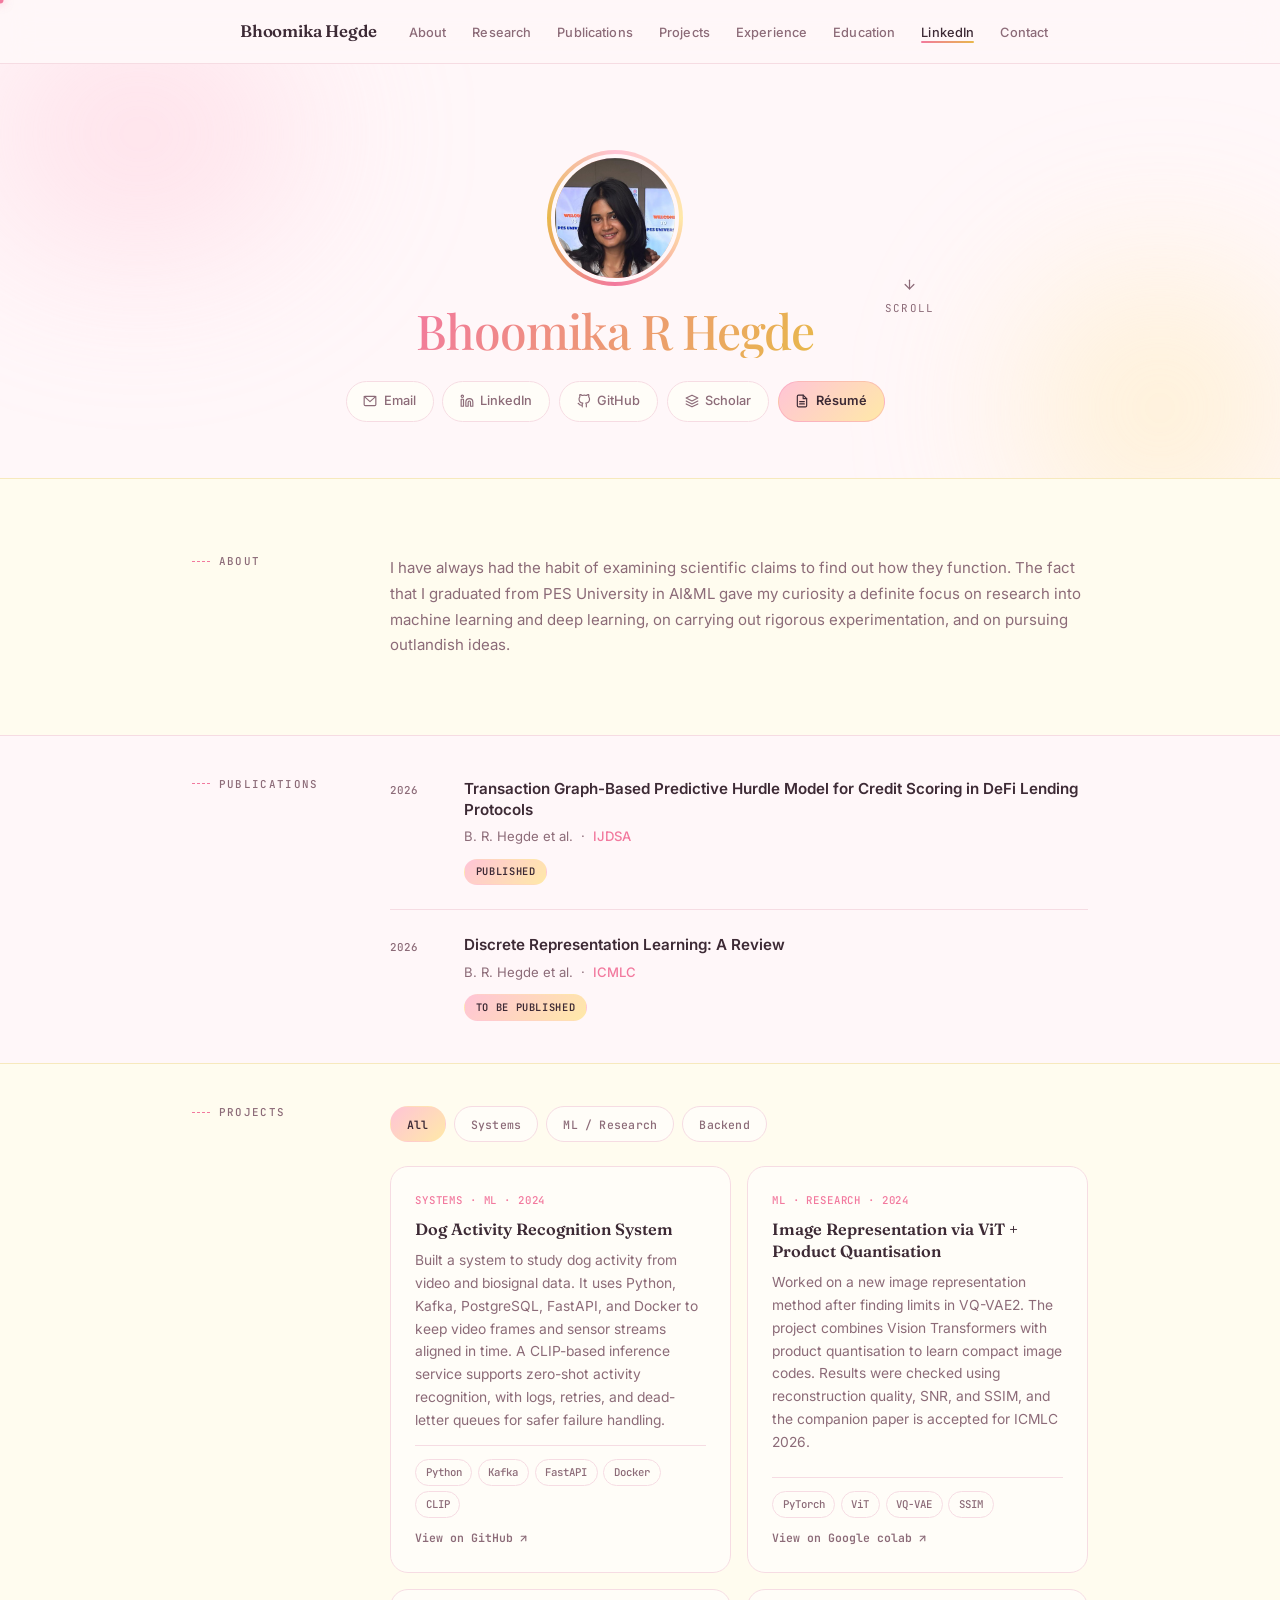
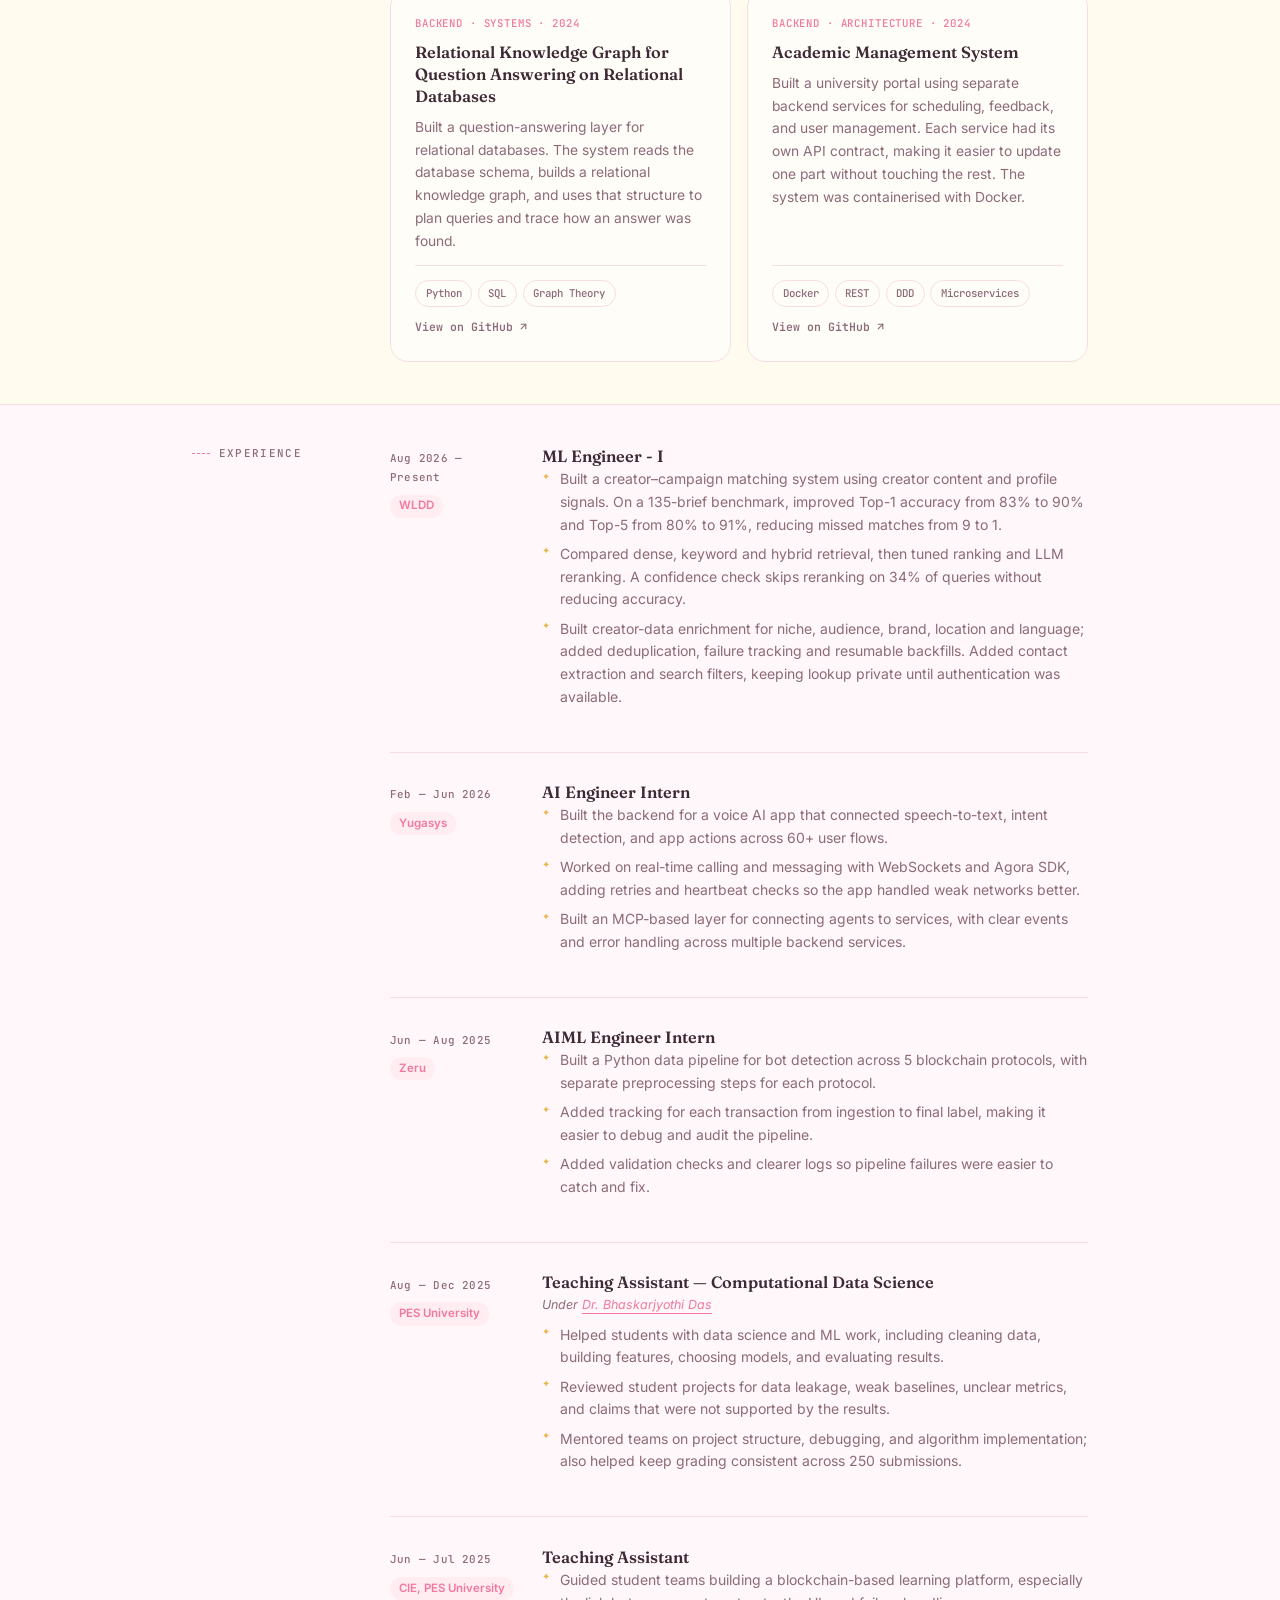
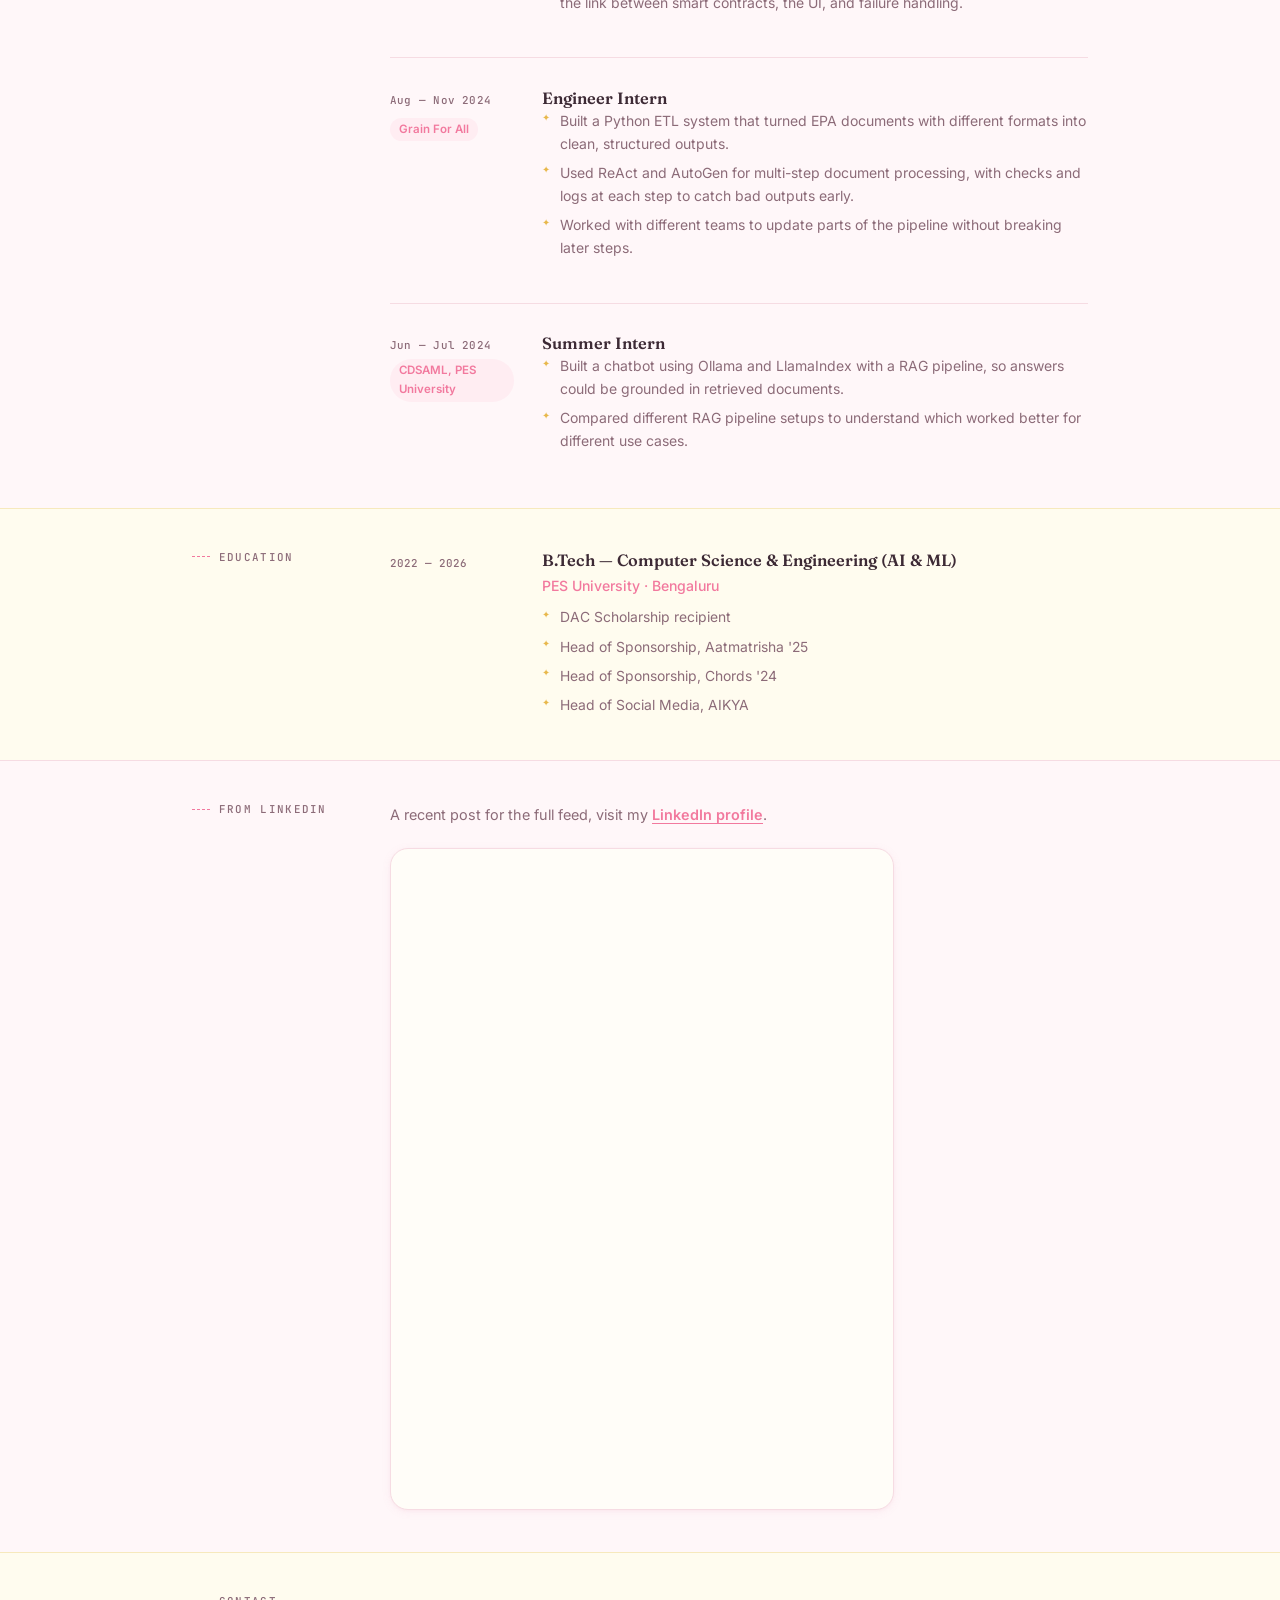
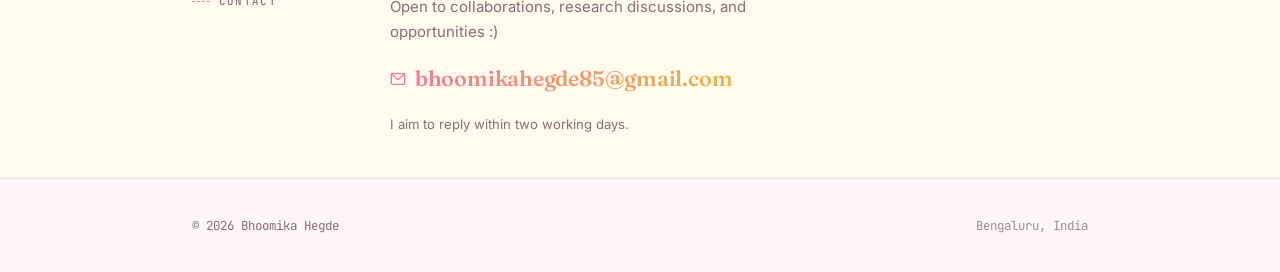
<file: index.html>
<!DOCTYPE html>
<html lang="en">
<head>
<meta charset="UTF-8" />
<meta name="viewport" content="width=device-width, initial-scale=1.0" />

<title>Bhoomika Hegde — AI Engineer &amp; Researcher</title>
<meta name="description" content="Bhoomika R Hegde — research-driven AI engineer working on reliable ML systems, computational neuroscience validation, representation learning, and production data pipelines." />
<link rel="canonical" href="https://bhoomikahegde.com/" />

<meta property="og:type" content="website" />
<meta property="og:url" content="https://bhoomikahegde.com/" />
<meta property="og:title" content="Bhoomika Hegde — AI Engineer &amp; Researcher" />
<meta property="og:description" content="Research-driven AI engineer building reliable ML systems, validation-first analysis pipelines, and representation learning methods." />
<meta property="og:image" content="https://bhoomikahegde.com/assets/profile.jpg" />

<meta name="twitter:card" content="summary_large_image" />
<meta name="twitter:url" content="https://bhoomikahegde.com/" />
<meta name="twitter:title" content="Bhoomika Hegde — AIML Engineer &amp; Researcher" />
<meta name="twitter:description" content="Research-driven AI engineer building reliable ML systems, validation-first analysis pipelines, and representation learning methods." />
<meta name="twitter:image" content="https://bhoomikahegde.com/assets/profile.jpg" />

<link rel="icon" type="image/svg+xml" href="favicon.svg" />
<link rel="preconnect" href="https://fonts.googleapis.com" />
<link rel="preconnect" href="https://fonts.gstatic.com" crossorigin />
<link href="https://fonts.googleapis.com/css2?family=Fraunces:ital,opsz,wght@0,9..144,400;0,9..144,500;0,9..144,600;0,9..144,700;1,9..144,500&amp;family=Playfair+Display:ital,wght@0,500;0,600;1,500&amp;family=Inter:wght@300;400;500;600;700&amp;family=JetBrains+Mono:wght@400;500&amp;display=swap" rel="stylesheet" />

<link rel="stylesheet" href="styles.css?v=20260818-reference" />
</head>
<body>
  <div id="page-loader" aria-hidden="true" style="display:none;">
    <div class="loader-blob loader-blob--pink"></div>
    <div class="loader-blob loader-blob--butter"></div>
    <div class="loader-inner">
      <span class="loader-initials">BH</span>
      <div class="loader-bar"><div class="loader-bar-fill"></div></div>
    </div>
  </div>
<div id="cursor-dot" aria-hidden="true"></div>
<div id="cursor-ring" aria-hidden="true"></div>

<a class="skip-link" href="#main-content">Skip to content</a>

<!-- ============================================================
     NAVIGATION
     ============================================================ -->
<header class="site-header" role="banner">
  <nav class="nav" aria-label="Primary navigation">
    <a href="#main-content" class="nav-name">Bhoomika&nbsp;Hegde</a>
    <ul class="nav-links" role="list">
      <li><a href="#about">About</a></li>
      <li><a href="research.html">Research</a></li>
      <li><a href="#publications">Publications</a></li>
      <li><a href="#projects">Projects</a></li>
      <li><a href="#experience">Experience</a></li>
      <li><a href="#education">Education</a></li>
      <li><a href="#feed">LinkedIn</a></li>
      <li><a href="#contact">Contact</a></li>
    </ul>
    <button class="nav-menu-btn" aria-label="Toggle menu" aria-expanded="false" aria-controls="mobile-menu">
      <span aria-hidden="true"></span><span aria-hidden="true"></span><span aria-hidden="true"></span>
    </button>
  </nav>
  <div class="mobile-menu" id="mobile-menu" hidden>
    <ul role="list">
      <li><a href="#about">About</a></li>
      <li><a href="research.html">Research</a></li>
      <li><a href="#publications">Publications</a></li>
      <li><a href="#projects">Projects</a></li>
      <li><a href="#experience">Experience</a></li>
      <li><a href="#education">Education</a></li>
      <li><a href="#feed">From LinkedIn</a></li>
      <li><a href="#contact">Contact</a></li>
    </ul>
  </div>
</header>

<main id="main-content">

  <!-- ============================================================
       HERO
       ============================================================ -->
  <section class="hero" aria-labelledby="hero-name">
    <div class="hero-blob hero-blob--pink" aria-hidden="true"></div>
    <div class="hero-blob hero-blob--butter" aria-hidden="true"></div>

    <div class="hero-inner">
      <div class="hero-photo-wrap">
        <!-- ✏️ Replace assets/profile.jpg with your own photo (square, 400×400px+) -->
        <img
          src="assets/profile.jpg"
          alt="Portrait of Bhoomika Hegde"
          class="hero-photo"
          width="148" height="148"
          loading="eager"
          onerror="this.style.display='none'; this.nextElementSibling.style.display='flex';"
        />
        <div class="hero-photo-fallback" aria-hidden="true" style="display:none;">BH</div>
      </div>


      <h1 id="hero-name" class="hero-name">Bhoomika R Hegde</h1>

      <!-- ✏️ Update your links below -->
      <nav class="hero-links" aria-label="Social and contact links">
        <a href="mailto:bhoomikahegde85@gmail.com" class="hero-link">
          <svg aria-hidden="true" width="14" height="14" viewBox="0 0 24 24" fill="none" stroke="currentColor" stroke-width="2" stroke-linecap="round" stroke-linejoin="round"><rect x="2" y="4" width="20" height="16" rx="2"/><polyline points="2,4 12,13 22,4"/></svg>
          Email
        </a>
        <a href="https://www.linkedin.com/in/bhoomika-r-hegde-2a1616201/" target="_blank" rel="noopener noreferrer" class="hero-link">
          <svg aria-hidden="true" width="14" height="14" viewBox="0 0 24 24" fill="none" stroke="currentColor" stroke-width="2" stroke-linecap="round" stroke-linejoin="round"><path d="M16 8a6 6 0 0 1 6 6v7h-4v-7a2 2 0 0 0-4 0v7h-4v-7a6 6 0 0 1 6-6z"/><rect x="2" y="9" width="4" height="12"/><circle cx="4" cy="4" r="2"/></svg>
          LinkedIn
        </a>
        <a href="https://github.com/bhoomikahegde85" target="_blank" rel="noopener noreferrer" class="hero-link">
          <svg aria-hidden="true" width="14" height="14" viewBox="0 0 24 24" fill="none" stroke="currentColor" stroke-width="2" stroke-linecap="round" stroke-linejoin="round"><path d="M9 19c-5 1.5-5-2.5-7-3m14 6v-3.87a3.37 3.37 0 0 0-.94-2.61c3.14-.35 6.44-1.54 6.44-7A5.44 5.44 0 0 0 20 4.77 5.07 5.07 0 0 0 19.91 1S18.73.65 16 2.48a13.38 13.38 0 0 0-7 0C6.27.65 5.09 1 5.09 1A5.07 5.07 0 0 0 5 4.77a5.44 5.44 0 0 0-1.5 3.78c0 5.42 3.3 6.61 6.44 7A3.37 3.37 0 0 0 9 18.13V22"/></svg>
          GitHub
        </a>
        <a href="https://scholar.google.com/citations?hl=en&amp;user=3ED7QO0AAAAJ" target="_blank" rel="noopener noreferrer" class="hero-link">
          <svg aria-hidden="true" width="14" height="14" viewBox="0 0 24 24" fill="none" stroke="currentColor" stroke-width="2" stroke-linecap="round" stroke-linejoin="round"><path d="M12 2L2 7l10 5 10-5-10-5z"/><path d="M2 17l10 5 10-5"/><path d="M2 12l10 5 10-5"/></svg>
          Scholar
        </a>
        <a href="assets/resume.pdf" target="_blank" rel="noopener noreferrer" class="hero-link hero-link--resume">
          <svg aria-hidden="true" width="14" height="14" viewBox="0 0 24 24" fill="none" stroke="currentColor" stroke-width="2" stroke-linecap="round" stroke-linejoin="round"><path d="M14 2H6a2 2 0 0 0-2 2v16a2 2 0 0 0 2 2h12a2 2 0 0 0 2-2V8z"/><polyline points="14 2 14 8 20 8"/><line x1="16" y1="13" x2="8" y2="13"/><line x1="16" y1="17" x2="8" y2="17"/></svg>
          Résumé
        </a>
      </nav>
    </div>

    <a href="#about" class="hero-scroll" aria-label="Scroll to About section">
      <svg width="15" height="15" viewBox="0 0 24 24" fill="none" stroke="currentColor" stroke-width="2" stroke-linecap="round" stroke-linejoin="round"><line x1="12" y1="5" x2="12" y2="19"/><polyline points="19 12 12 19 5 12"/></svg>
      Scroll
    </a>
  </section>

  <!-- ============================================================
       ABOUT
       ============================================================ -->
  <section class="section" id="about" aria-labelledby="about-heading">
    <div class="section-inner">
      <h2 class="section-label" id="about-heading"><span class="label-stitch" aria-hidden="true"></span>About</h2>
      <div class="section-body about-body reveal">
        <p>
          I have always had the habit of examining scientific claims to find out how they function.
          The fact that I graduated from PES University in AI&ML gave my curiosity a definite focus on research into machine learning and deep learning, on carrying out rigorous experimentation, and on pursuing outlandish ideas.
        </p>
      </div>
    </div>
  </section>

 <!-- ============================================================
       PUBLICATIONS
       ============================================================ -->
       <section class="section" id="publications" aria-labelledby="publications-heading">
        <div class="section-inner">
          <h2 class="section-label" id="publications-heading"><span class="label-stitch" aria-hidden="true"></span>Publications</h2>
          <div class="section-body">
            <ol class="pub-list" role="list" reversed>
    
              <!-- ✏️ Edit or duplicate .pub-item blocks below -->
    
              <li class="pub-item reveal">
                <div class="pub-year">2026</div>
                <div class="pub-details">
                  <p class="pub-title">Transaction Graph-Based Predictive Hurdle Model for Credit Scoring in DeFi Lending Protocols</p>
                  <p class="pub-meta">B. R. Hegde et al. &nbsp;·&nbsp; <em>IJDSA</em></p>
                  <div class="pub-links"><span class="pub-badge pub-badge--accepted">PUBLISHED</span></div>
                </div>
              </li>
    
              <li class="pub-item reveal">
                <div class="pub-year">2026</div>
                <div class="pub-details">
                  <p class="pub-title">Discrete Representation Learning: A Review</p>
                  <p class="pub-meta">B. R. Hegde et al. &nbsp;·&nbsp; <em>ICMLC</em></p>
                  <div class="pub-links"><span class="pub-badge pub-badge--accepted">TO BE PUBLISHED</span></div>
                </div>
              </li>

            </ol>
          </div>
        </div>
      </section>

       <!--
              <li class="pub-item reveal">
                <div class="pub-year">2026</div>
                <div class="pub-details">
                  <p class="pub-title">Feature-Space Regularization via Local Counterfactual Contrast Signals</p>
                  <p class="pub-meta">B. R. Hegde et al. &nbsp;·&nbsp; <em>ICDM</em></p>
                  <div class="pub-links"><span class="pub-badge pub-badge--accepted">IN REVIEW</span></div>
                </div>
              </li>
       -->

  <!-- ============================================================
       PROJECTS — interactive filter + flip-to-detail cards
       Each card links to its GitHub repo (data-repo attribute)
       ============================================================ -->
  <section class="section" id="projects" aria-labelledby="projects-heading">
    <div class="section-inner">
      <h2 class="section-label" id="projects-heading"><span class="label-stitch" aria-hidden="true"></span>Projects</h2>
      <div class="section-body">

        <!-- ✏️ Filter chips — update data-filter values to match your project tags -->
        <div class="filter-row" role="group" aria-label="Filter projects by category">
          <button class="filter-chip is-active" data-filter="all">All</button>
          <button class="filter-chip" data-filter="systems">Systems</button>
          <button class="filter-chip" data-filter="ml">ML / Research</button>
          <button class="filter-chip" data-filter="backend">Backend</button>
        </div>

        <ul class="card-grid" role="list">

          <!-- ✏️ Edit or duplicate .card blocks below. Set data-category to match a filter chip above. -->

          <li data-category="systems ml">
            <a class="card reveal"
               href="https://github.com/bhoomikahegde85/dog-activity-system"
               target="_blank" rel="noopener noreferrer"
               aria-label="Dog Activity Recognition System — view on GitHub">
              <p class="card-eyebrow">Systems · ML · 2024</p>
              <h3 class="card-title" tabindex="-1">Dog Activity Recognition System</h3>
              <p class="card-body">Built a system to study dog activity from video and biosignal data. It uses Python, Kafka, PostgreSQL, FastAPI, and Docker to keep video frames and sensor streams aligned in time. A CLIP-based inference service supports zero-shot activity recognition, with logs, retries, and dead-letter queues for safer failure handling.</p>
              <div class="card-footer">
                <ul class="tag-row" aria-label="Technologies"><li>Python</li><li>Kafka</li><li>FastAPI</li><li>Docker</li><li>CLIP</li></ul>
                <span class="card-gh-label">View on GitHub <svg width="11" height="11" viewBox="0 0 24 24" fill="none" stroke="currentColor" stroke-width="2.5" stroke-linecap="round" stroke-linejoin="round"><line x1="7" y1="17" x2="17" y2="7"/><polyline points="7 7 17 7 17 17"/></svg></span>
              </div>
            </a>
          </li>

          <li data-category="ml">
            <a class="card reveal"
               href="https://drive.google.com/file/d/1oLzT2VzDT0Wc3tvFH_QNETKO6q0KNTtR/view?usp=sharing"
               target="_blank" rel="noopener noreferrer"
               aria-label="Image Representation with ViT and Product Quantisation — view on Google colab">
              <p class="card-eyebrow">ML · Research · 2024</p>
              <h3 class="card-title" tabindex="-1">Image Representation via ViT + Product Quantisation</h3>
              <p class="card-body">Worked on a new image representation method after finding limits in VQ-VAE2. The project combines Vision Transformers with product quantisation to learn compact image codes. Results were checked using reconstruction quality, SNR, and SSIM, and the companion paper is accepted for ICMLC 2026.</p>
              <div class="card-footer">
                <ul class="tag-row" aria-label="Technologies"><li>PyTorch</li><li>ViT</li><li>VQ-VAE</li><li>SSIM</li></ul>
                <span class="card-gh-label">View on Google colab <svg width="11" height="11" viewBox="0 0 24 24" fill="none" stroke="currentColor" stroke-width="2.5" stroke-linecap="round" stroke-linejoin="round"><line x1="7" y1="17" x2="17" y2="7"/><polyline points="7 7 17 7 17 17"/></svg></span>
              </div>
            </a>
          </li>

          <li data-category="backend systems">
            <a class="card reveal"
                href="https://github.com/bhoomikahegde85/Relational-Knowledge-graph-for-question-answering-on-relational-databases"
                target="_blank" rel="noopener noreferrer"
                aria-label="Relational Knowledge Graph for Question Answering on Relational Databases — view on GitHub">
              <p class="card-eyebrow">Backend · Systems · 2024</p>
              <h3 class="card-title" tabindex="-1">Relational Knowledge Graph for Question Answering on Relational Databases</h3>
              <p class="card-body">Built a question-answering layer for relational databases. The system reads the database schema, builds a relational knowledge graph, and uses that structure to plan queries and trace how an answer was found.</p>
              <div class="card-footer">
                <ul class="tag-row" aria-label="Technologies"><li>Python</li><li>SQL</li><li>Graph Theory</li></ul>
                <span class="card-gh-label">View on GitHub <svg width="11" height="11" viewBox="0 0 24 24" fill="none" stroke="currentColor" stroke-width="2.5" stroke-linecap="round" stroke-linejoin="round"><line x1="7" y1="17" x2="17" y2="7"/><polyline points="7 7 17 7 17 17"/></svg></span>
              </div>
            </a>
          </li>

          <li data-category="backend systems">
            <a class="card reveal"
               href="https://github.com/deekshitasriyaak/CC_SectionA_Team14"
               target="_blank" rel="noopener noreferrer"
               aria-label="Academic Management System — view on GitHub">
              <p class="card-eyebrow">Backend · Architecture · 2024</p>
              <h3 class="card-title" tabindex="-1">Academic Management System</h3>
              <p class="card-body">Built a university portal using separate backend services for scheduling, feedback, and user management. Each service had its own API contract, making it easier to update one part without touching the rest. The system was containerised with Docker.</p>
              <div class="card-footer">
                <ul class="tag-row" aria-label="Technologies"><li>Docker</li><li>REST</li><li>DDD</li><li>Microservices</li></ul>
                <span class="card-gh-label">View on GitHub <svg width="11" height="11" viewBox="0 0 24 24" fill="none" stroke="currentColor" stroke-width="2.5" stroke-linecap="round" stroke-linejoin="round"><line x1="7" y1="17" x2="17" y2="7"/><polyline points="7 7 17 7 17 17"/></svg></span>
              </div>
            </a>
          </li>

        </ul>
        <p class="filter-empty" hidden>No projects match this filter yet.</p>
      </div>
    </div>
  </section>

  <!-- ============================================================
       EXPERIENCE
       ============================================================ -->
  <section class="section" id="experience" aria-labelledby="experience-heading">
    <div class="section-inner">
      <h2 class="section-label" id="experience-heading"><span class="label-stitch" aria-hidden="true"></span>Experience</h2>
      <div class="section-body">
        <ol class="timeline" role="list">

          <!-- ✏️ Edit or duplicate .timeline-item blocks below -->

          <li class="timeline-item reveal">
            <div class="timeline-meta">
              <time class="timeline-period">Aug 2026 — Present</time>
              <span class="timeline-org">WLDD</span>
            </div>
            <div class="timeline-content">
              <h3 class="timeline-role">ML Engineer - I</h3>
              <ul>
                <li>Built a creator–campaign matching system using creator content and profile signals. On a 135-brief benchmark, improved Top-1 accuracy from 83% to 90% and Top-5 from 80% to 91%, reducing missed matches from 9 to 1.</li>
                <li>Compared dense, keyword and hybrid retrieval, then tuned ranking and LLM reranking. A confidence check skips reranking on 34% of queries without reducing accuracy.</li>
                <li>Built creator-data enrichment for niche, audience, brand, location and language; added deduplication, failure tracking and resumable backfills. Added contact extraction and search filters, keeping lookup private until authentication was available.</li>
              </ul>
            </div>
          </li>

          <li class="timeline-item reveal">
            <div class="timeline-meta">
              <time class="timeline-period">Feb — Jun 2026</time>
              <span class="timeline-org">Yugasys</span>
            </div>
            <div class="timeline-content">
              <h3 class="timeline-role">AI Engineer Intern</h3>
              <ul>
                <li>Built the backend for a voice AI app that connected speech-to-text, intent detection, and app actions across 60+ user flows.</li>
                <li>Worked on real-time calling and messaging with WebSockets and Agora SDK, adding retries and heartbeat checks so the app handled weak networks better.</li>
                <li>Built an MCP-based layer for connecting agents to services, with clear events and error handling across multiple backend services.</li>
              </ul>
            </div>
          </li>

          <li class="timeline-item reveal">
            <div class="timeline-meta">
              <time class="timeline-period">Jun — Aug 2025</time>
              <span class="timeline-org">Zeru</span>
            </div>
            <div class="timeline-content">
              <h3 class="timeline-role">AIML Engineer Intern</h3>
              <ul>
                <li>Built a Python data pipeline for bot detection across 5 blockchain protocols, with separate preprocessing steps for each protocol.</li>
                <li>Added tracking for each transaction from ingestion to final label, making it easier to debug and audit the pipeline.</li>
                <li>Added validation checks and clearer logs so pipeline failures were easier to catch and fix.</li>
              </ul>
            </div>
          </li>

          <li class="timeline-item reveal">
            <div class="timeline-meta">
              <time class="timeline-period">Aug — Dec 2025</time>
              <span class="timeline-org">PES University</span>
            </div>
            <div class="timeline-content">
              <h3 class="timeline-role">Teaching Assistant — Computational Data Science</h3>
              <p class="timeline-byline">Under <a href="https://scholar.google.com/citations?user=d6gtOwwAAAAJ&amp;hl=en&amp;oi=ao" target="_blank" rel="noopener noreferrer">Dr. Bhaskarjyothi Das</a></p>
              <ul>
                <li>Helped students with data science and ML work, including cleaning data, building features, choosing models, and evaluating results.</li>
                <li>Reviewed student projects for data leakage, weak baselines, unclear metrics, and claims that were not supported by the results.</li>
                <li>Mentored teams on project structure, debugging, and algorithm implementation; also helped keep grading consistent across 250 submissions.</li>
              </ul>
            </div>
          </li>

          <li class="timeline-item reveal">
            <div class="timeline-meta">
              <time class="timeline-period">Jun — Jul 2025</time>
              <span class="timeline-org">CIE, PES University</span>
            </div>
            <div class="timeline-content">
              <h3 class="timeline-role">Teaching Assistant</h3>
              <ul>
                <li>Guided student teams building a blockchain-based learning platform, especially the link between smart contracts, the UI, and failure handling.</li>
              </ul>
            </div>
          </li>

          <li class="timeline-item reveal">
            <div class="timeline-meta">
              <time class="timeline-period">Aug — Nov 2024</time>
              <span class="timeline-org">Grain For All</span>
            </div>
            <div class="timeline-content">
              <h3 class="timeline-role">Engineer Intern</h3>
              <ul>
                <li>Built a Python ETL system that turned EPA documents with different formats into clean, structured outputs.</li>
                <li>Used ReAct and AutoGen for multi-step document processing, with checks and logs at each step to catch bad outputs early.</li>
                <li>Worked with different teams to update parts of the pipeline without breaking later steps.</li>
              </ul>
            </div>
          </li>

          <li class="timeline-item reveal">
            <div class="timeline-meta">
              <time class="timeline-period">Jun — Jul 2024</time>
              <span class="timeline-org">CDSAML, PES University</span>
            </div>
            <div class="timeline-content">
              <h3 class="timeline-role">Summer Intern</h3>
              <ul>
                <li>Built a chatbot using Ollama and LlamaIndex with a RAG pipeline, so answers could be grounded in retrieved documents.</li>
                <li>Compared different RAG pipeline setups to understand which worked better for different use cases.</li>
              </ul>
            </div>
          </li>

        </ol>
      </div>
    </div>
  </section>

  <!-- ============================================================
       EDUCATION
       ============================================================ -->
  <section class="section" id="education" aria-labelledby="education-heading">
    <div class="section-inner">
      <h2 class="section-label" id="education-heading"><span class="label-stitch" aria-hidden="true"></span>Education</h2>
      <div class="section-body">
        <ul class="edu-list" role="list">
          <li class="edu-item reveal">
            <time class="edu-period">2022 — 2026</time>
            <div class="edu-content">
              <h3 class="edu-degree">B.Tech — Computer Science &amp; Engineering (AI &amp; ML)</h3>
              <p class="edu-institution">PES University · Bengaluru</p>
              <ul class="edu-achievements">
                <li>DAC Scholarship recipient</li>
                <li>Head of Sponsorship, Aatmatrisha '25</li>
                <li>Head of Sponsorship, Chords '24</li>
                <li>Head of Social Media, AIKYA</li>
              </ul>
            </div>
          </li>
        </ul>
      </div>
    </div>
  </section>

  <!-- ============================================================
       FROM LINKEDIN — embedded post
       ✏️ To change the post: replace the iframe `src` URL below with
       your own LinkedIn post embed URL (Share → Embed this post on LinkedIn)
       ============================================================ -->
  <section class="section" id="feed" aria-labelledby="feed-heading">
    <div class="section-inner">
      <h2 class="section-label" id="feed-heading"><span class="label-stitch" aria-hidden="true"></span>From LinkedIn</h2>
      <div class="section-body reveal">
        <p class="feed-intro">A recent post for the full feed, visit my <a href="https://www.linkedin.com/in/bhoomika-r-hegde-2a1616201/" target="_blank" rel="noopener noreferrer">LinkedIn profile</a>.</p>
        <div class="feed-embed-wrap">
          <iframe
            src="https://www.linkedin.com/embed/feed/update/urn:li:ugcPost:7184970017115963392"
            height="660" width="504"
            frameborder="0"
            allowfullscreen=""
            title="Embedded LinkedIn post by Bhoomika Hegde"
            loading="lazy">
          </iframe>
        </div>
      </div>
    </div>
  </section>

  <!-- ============================================================
       CONTACT
       ============================================================ -->
  <section class="section" id="contact" aria-labelledby="contact-heading">
    <div class="section-inner">
      <h2 class="section-label" id="contact-heading"><span class="label-stitch" aria-hidden="true"></span>Contact</h2>
      <div class="section-body contact-body reveal">
        <p class="contact-lead">
          Open to collaborations, research discussions, and opportunities :)
        </p>
        <a href="mailto:bhoomikahegde85@gmail.com" class="contact-email">
          <svg aria-hidden="true" width="16" height="16" viewBox="0 0 24 24" fill="none" stroke="currentColor" stroke-width="2" stroke-linecap="round" stroke-linejoin="round"><rect x="2" y="4" width="20" height="16" rx="2"/><polyline points="2,4 12,13 22,4"/></svg>
          bhoomikahegde85@gmail.com
        </a>
        <p class="contact-note">I aim to reply within two working days.</p>
      </div>
    </div>
  </section>

</main>

<footer class="site-footer" role="contentinfo">
  <div class="footer-inner">
    <p>© <span id="footer-year"></span> Bhoomika Hegde</p>
    <p class="footer-note">Bengaluru, India</p>
  </div>
</footer>

<script src="script.js"></script>
</body>
</html>
</file>
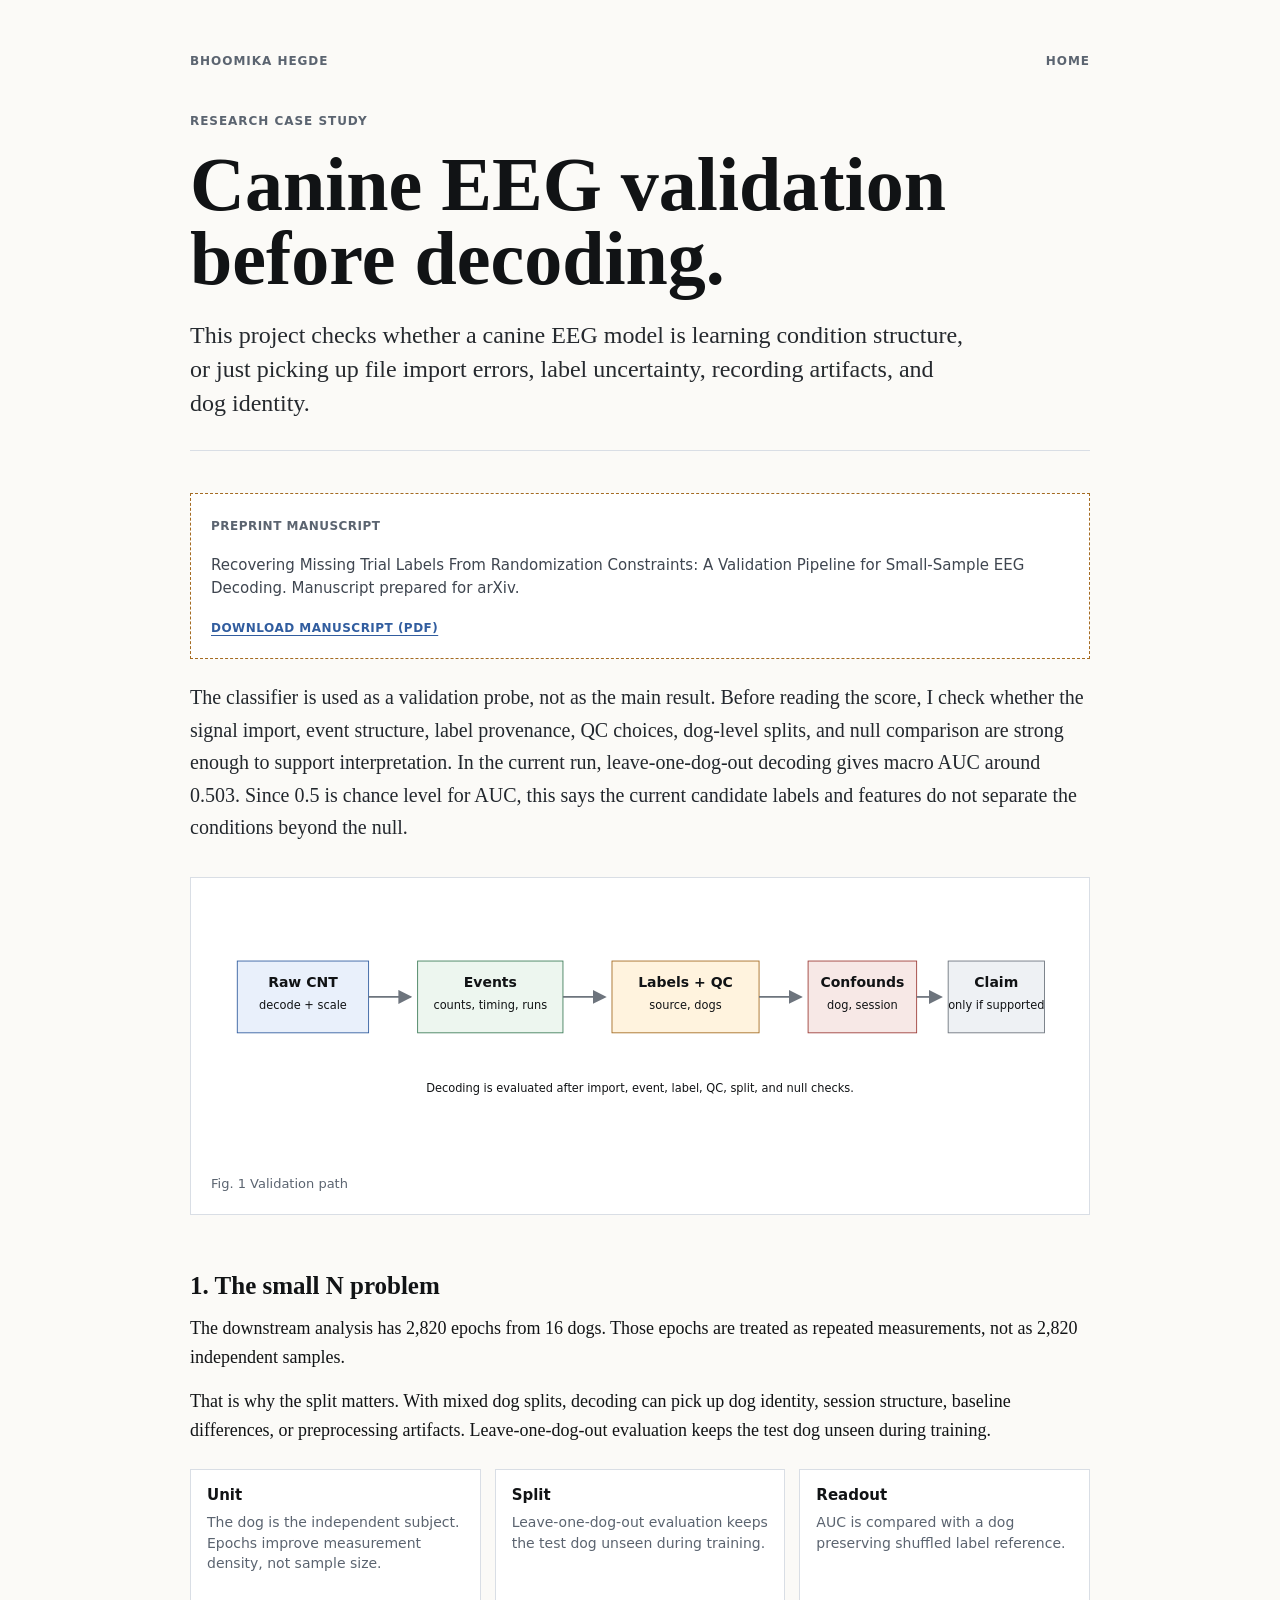
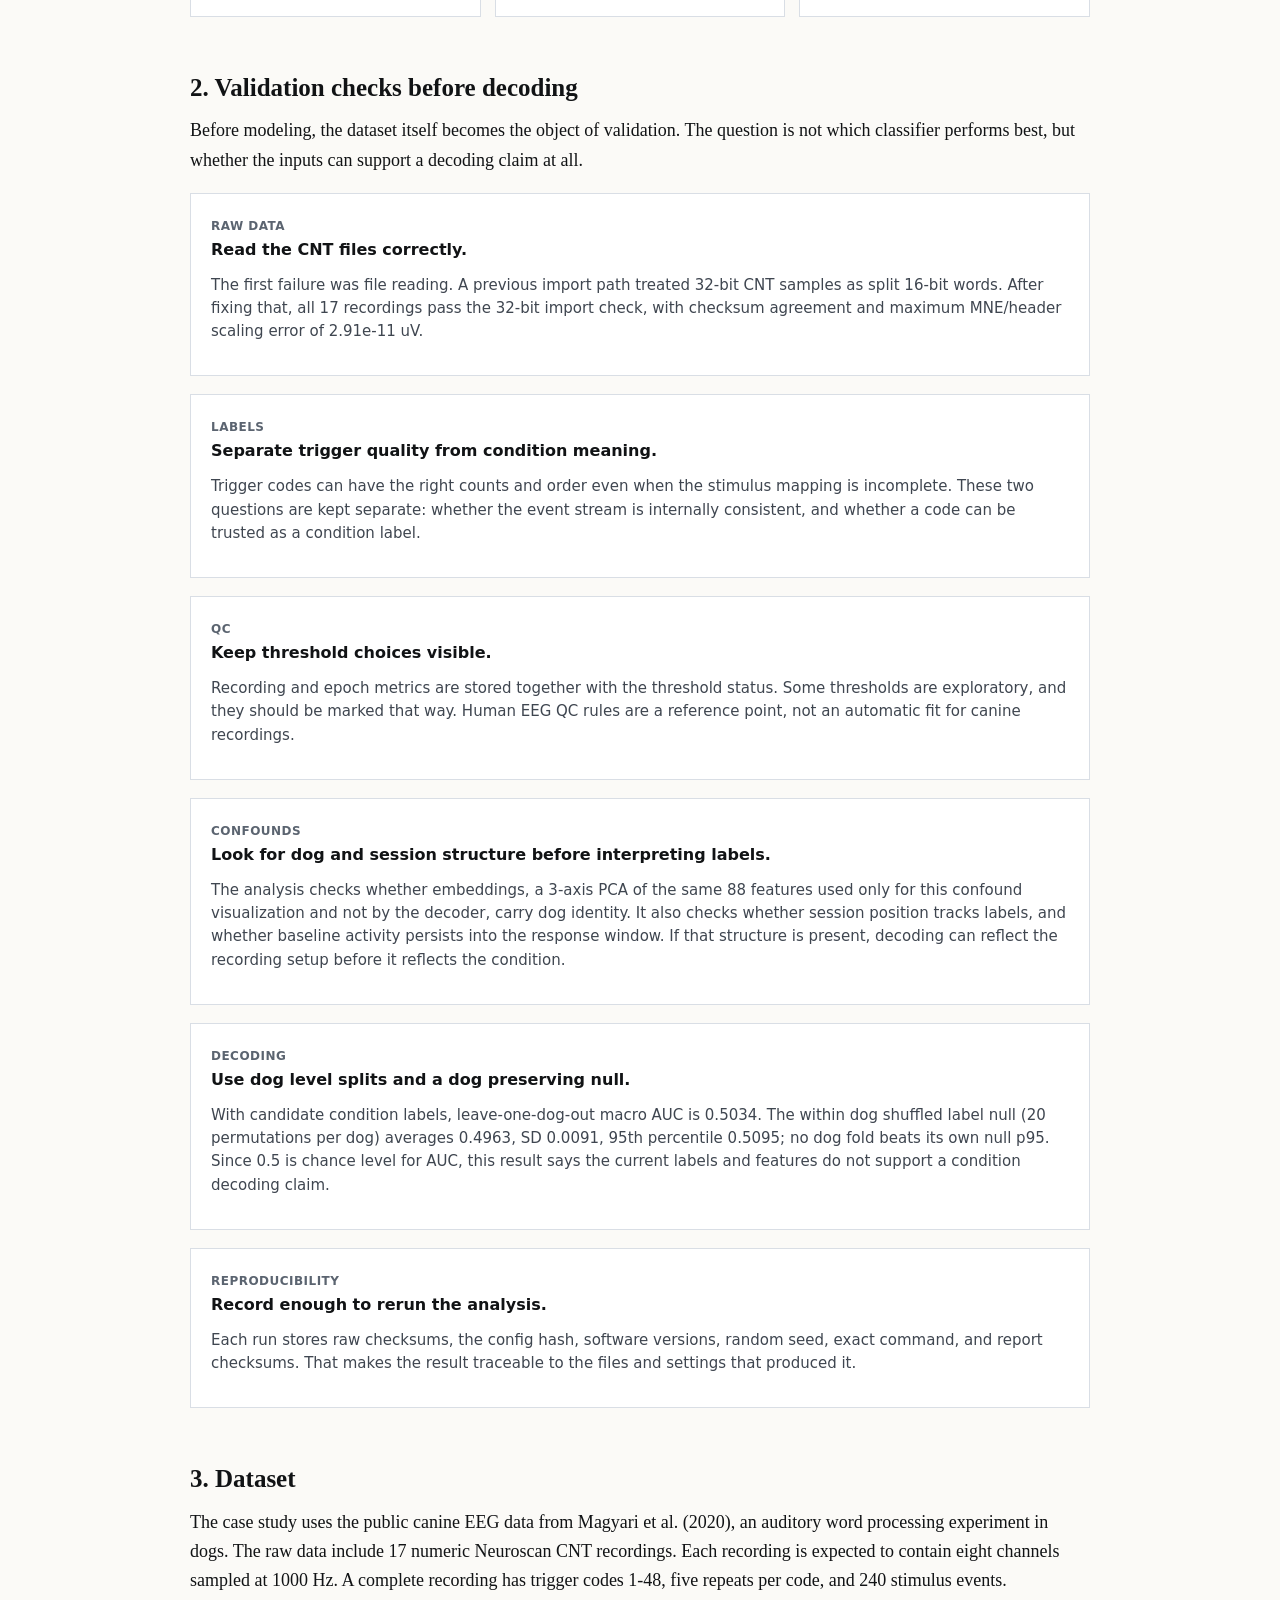
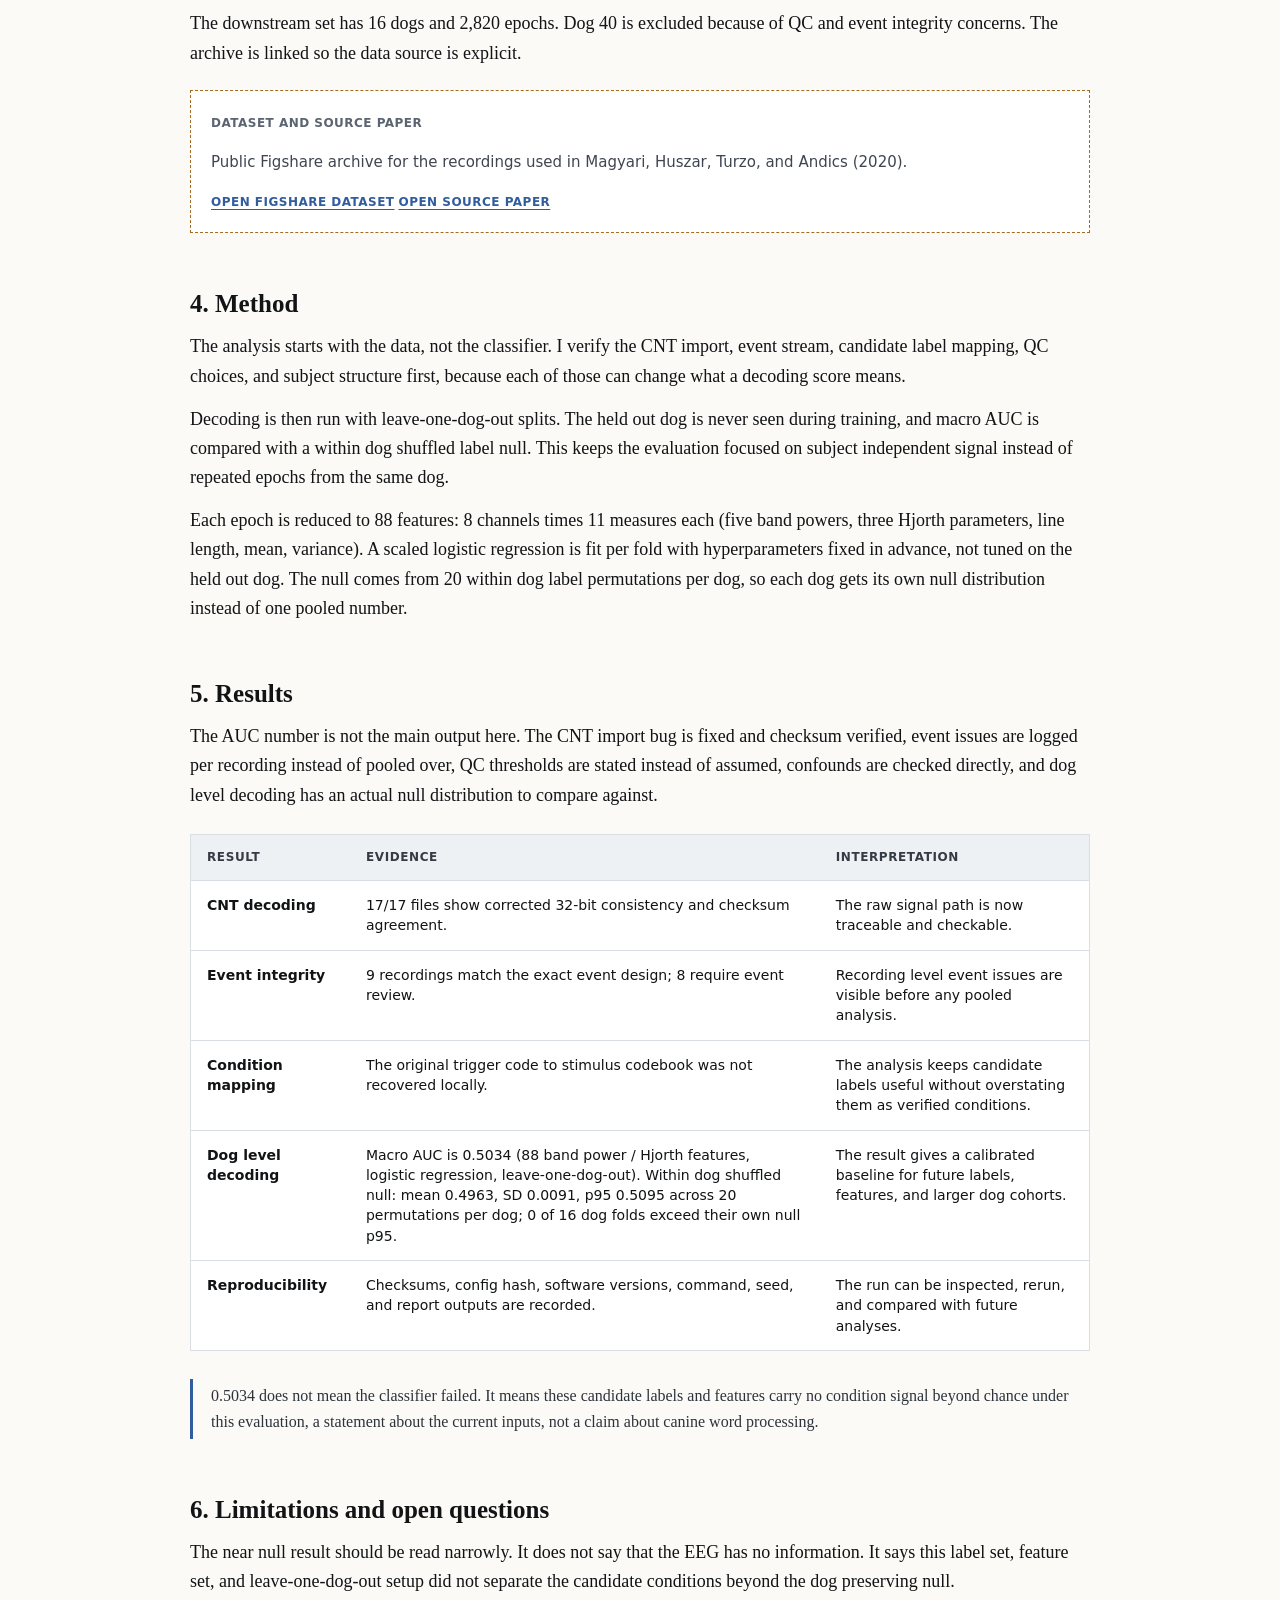
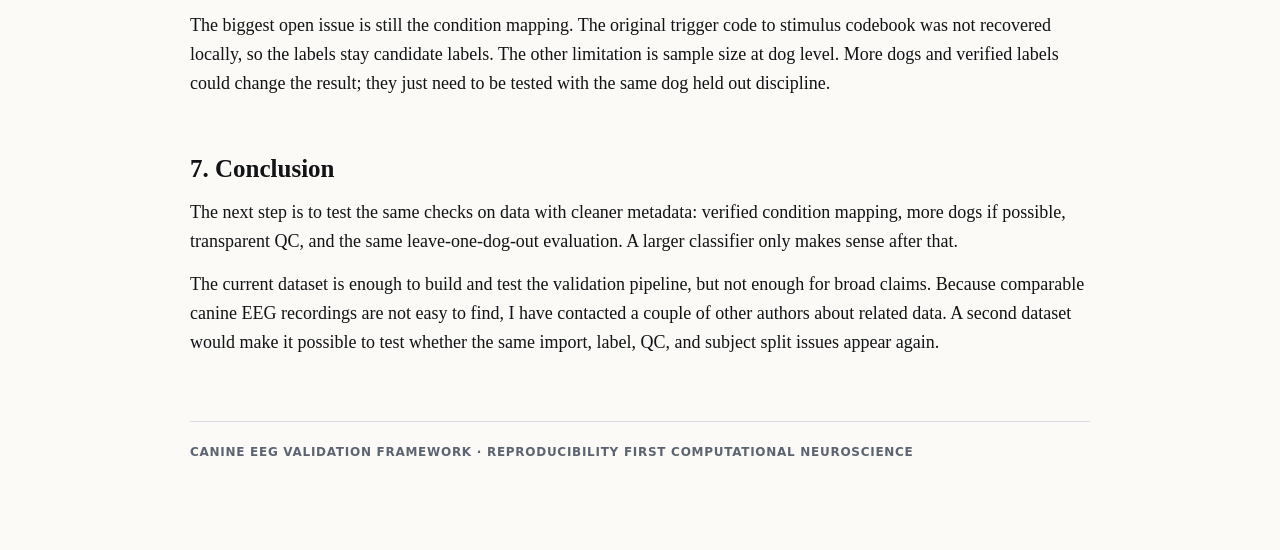
<file: research/index.html>
<!DOCTYPE html>
<html lang="en">
<head>
<meta charset="UTF-8" />
<meta name="viewport" content="width=device-width, initial-scale=1.0" />
<title>Redirecting to Research</title>
<meta http-equiv="refresh" content="0; url=../research.html" />
<link rel="canonical" href="https://bhoomikahegde.com/research" />
</head>
<body>
  <p><a href="../research.html">Continue to the research page</a>.</p>
</body>
</html>
</file>
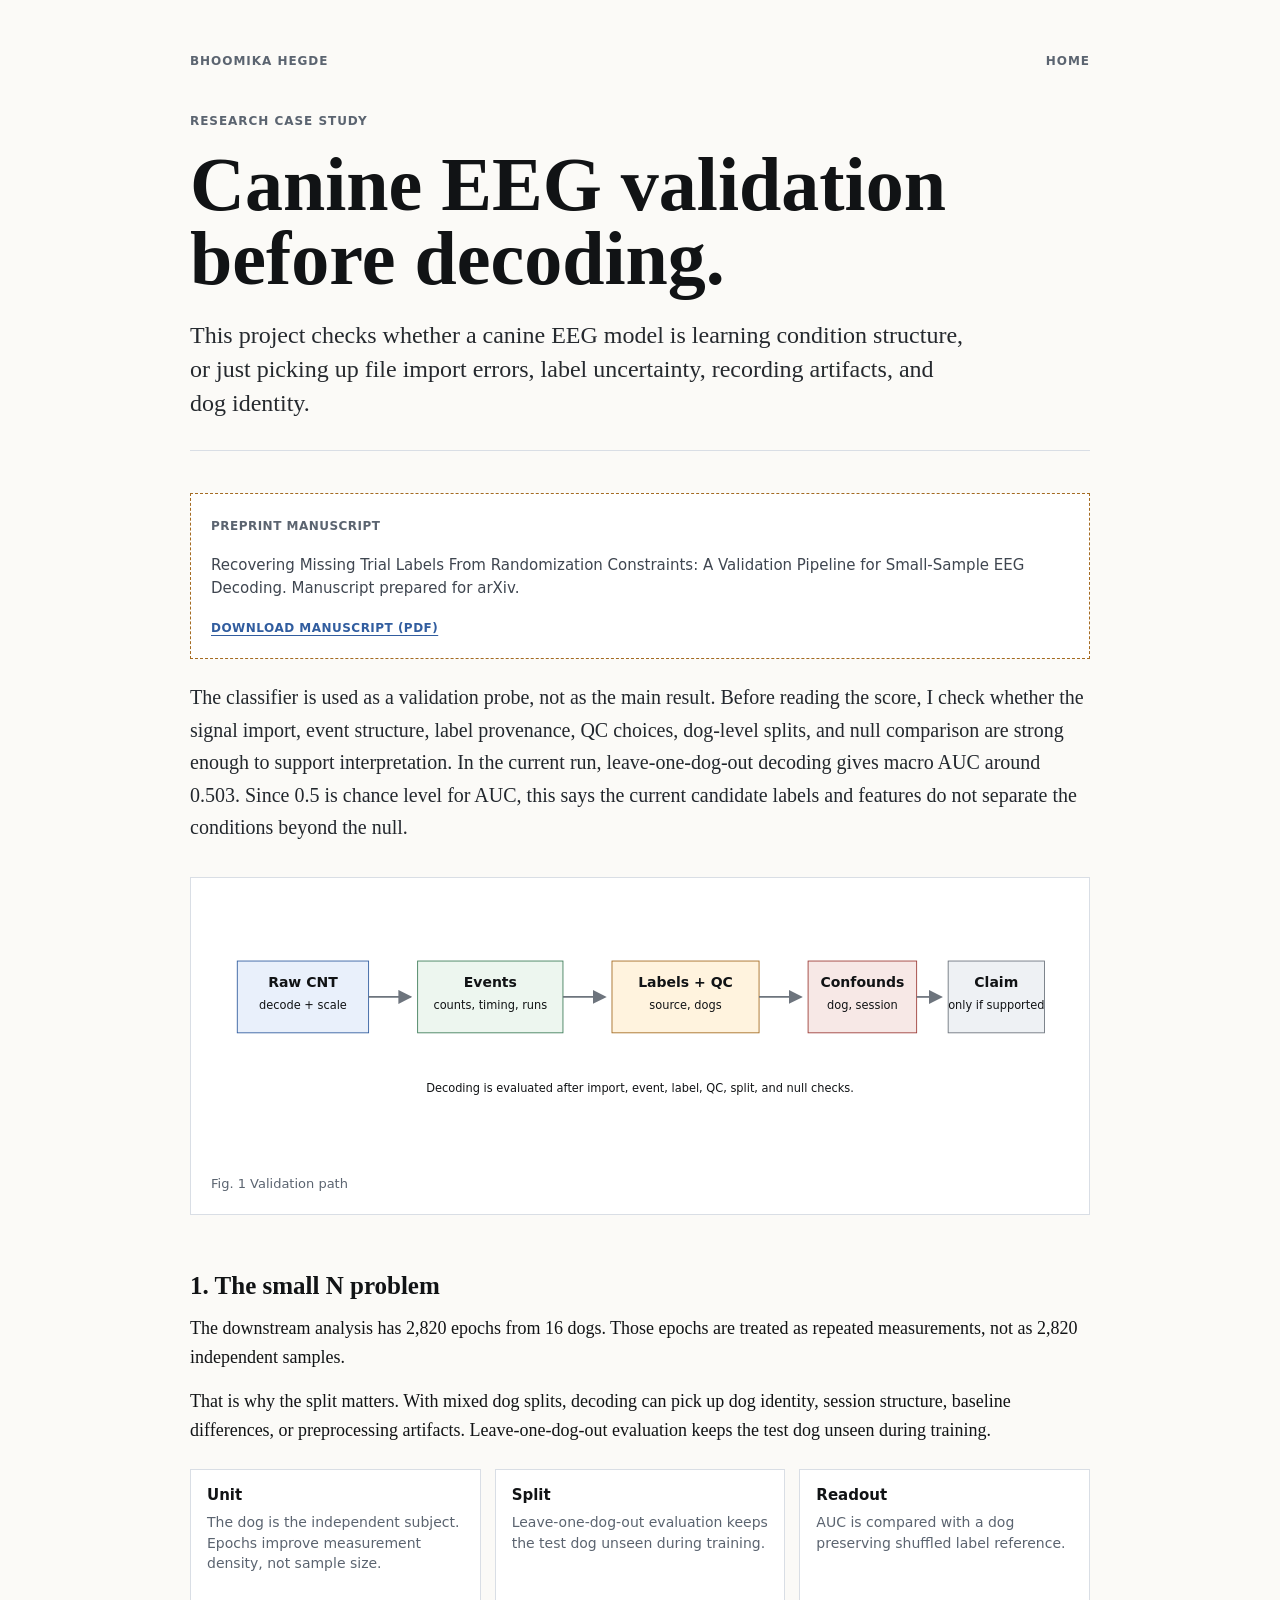
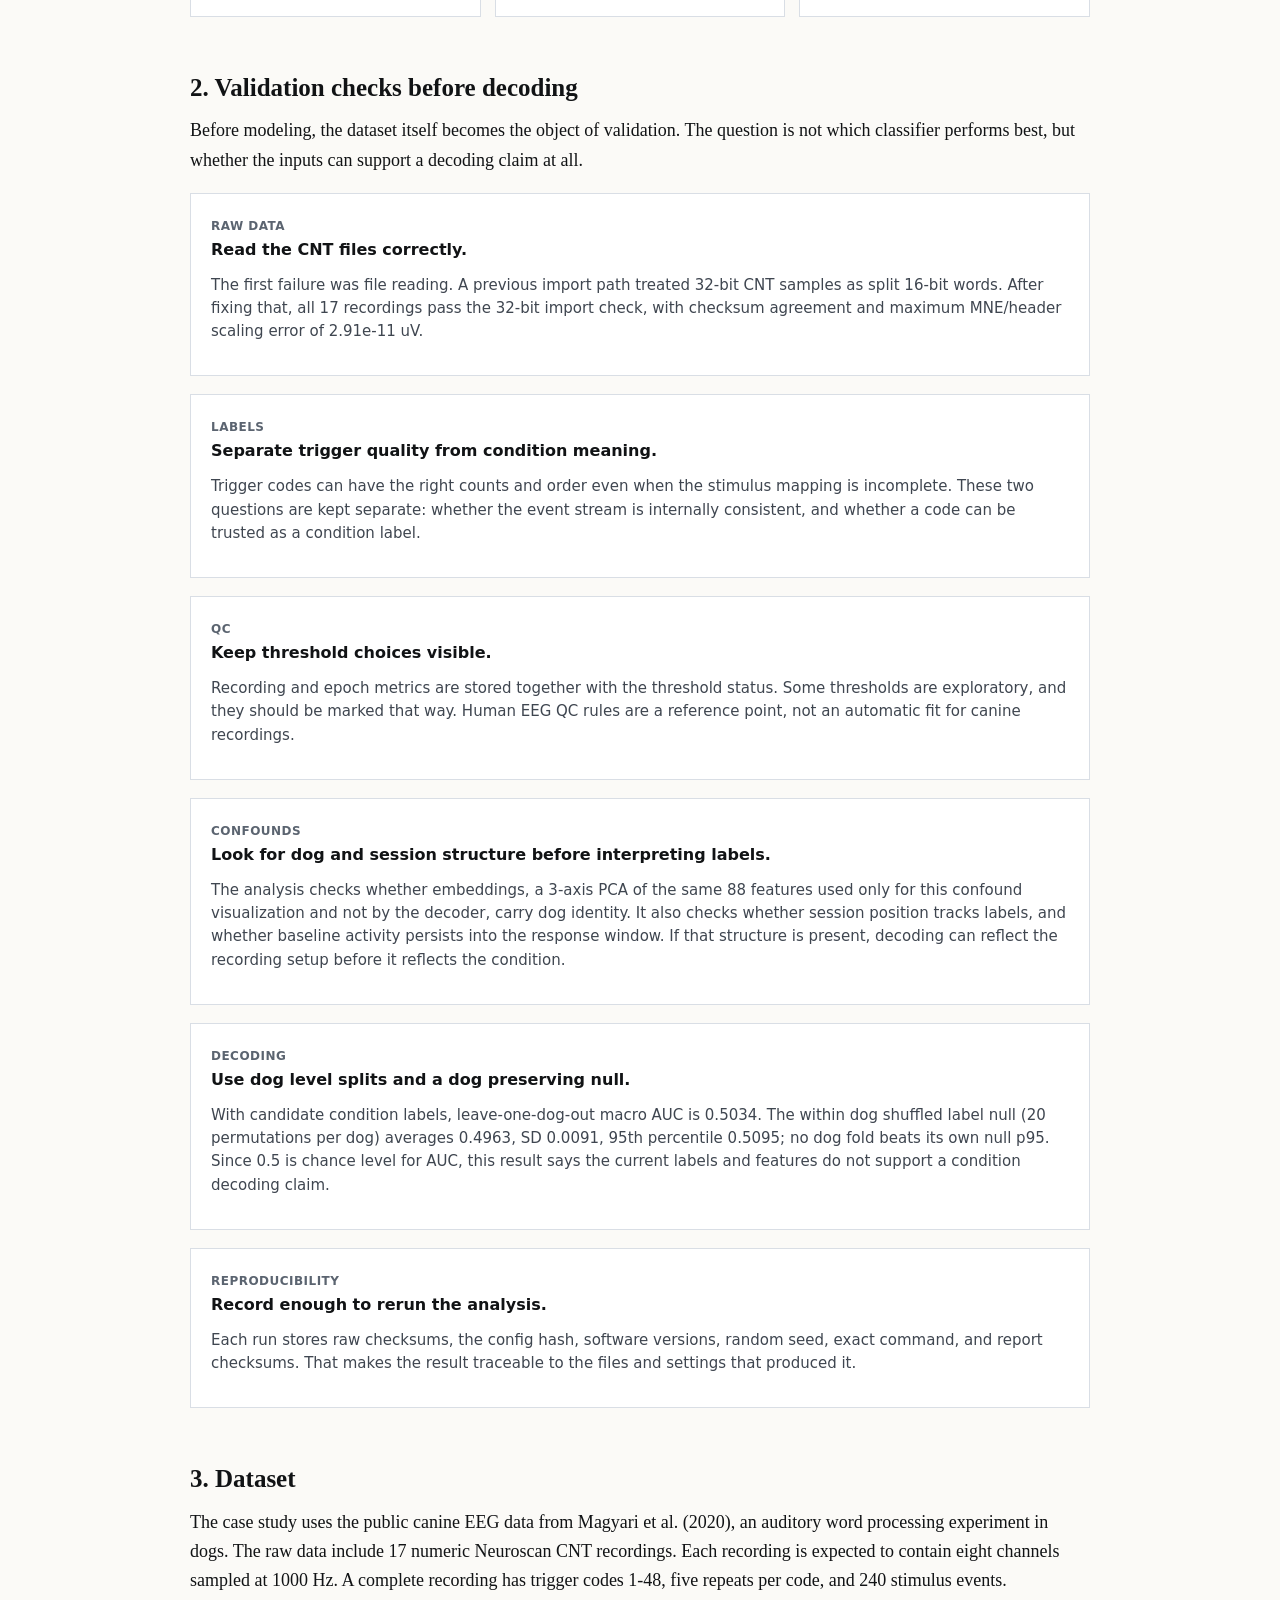
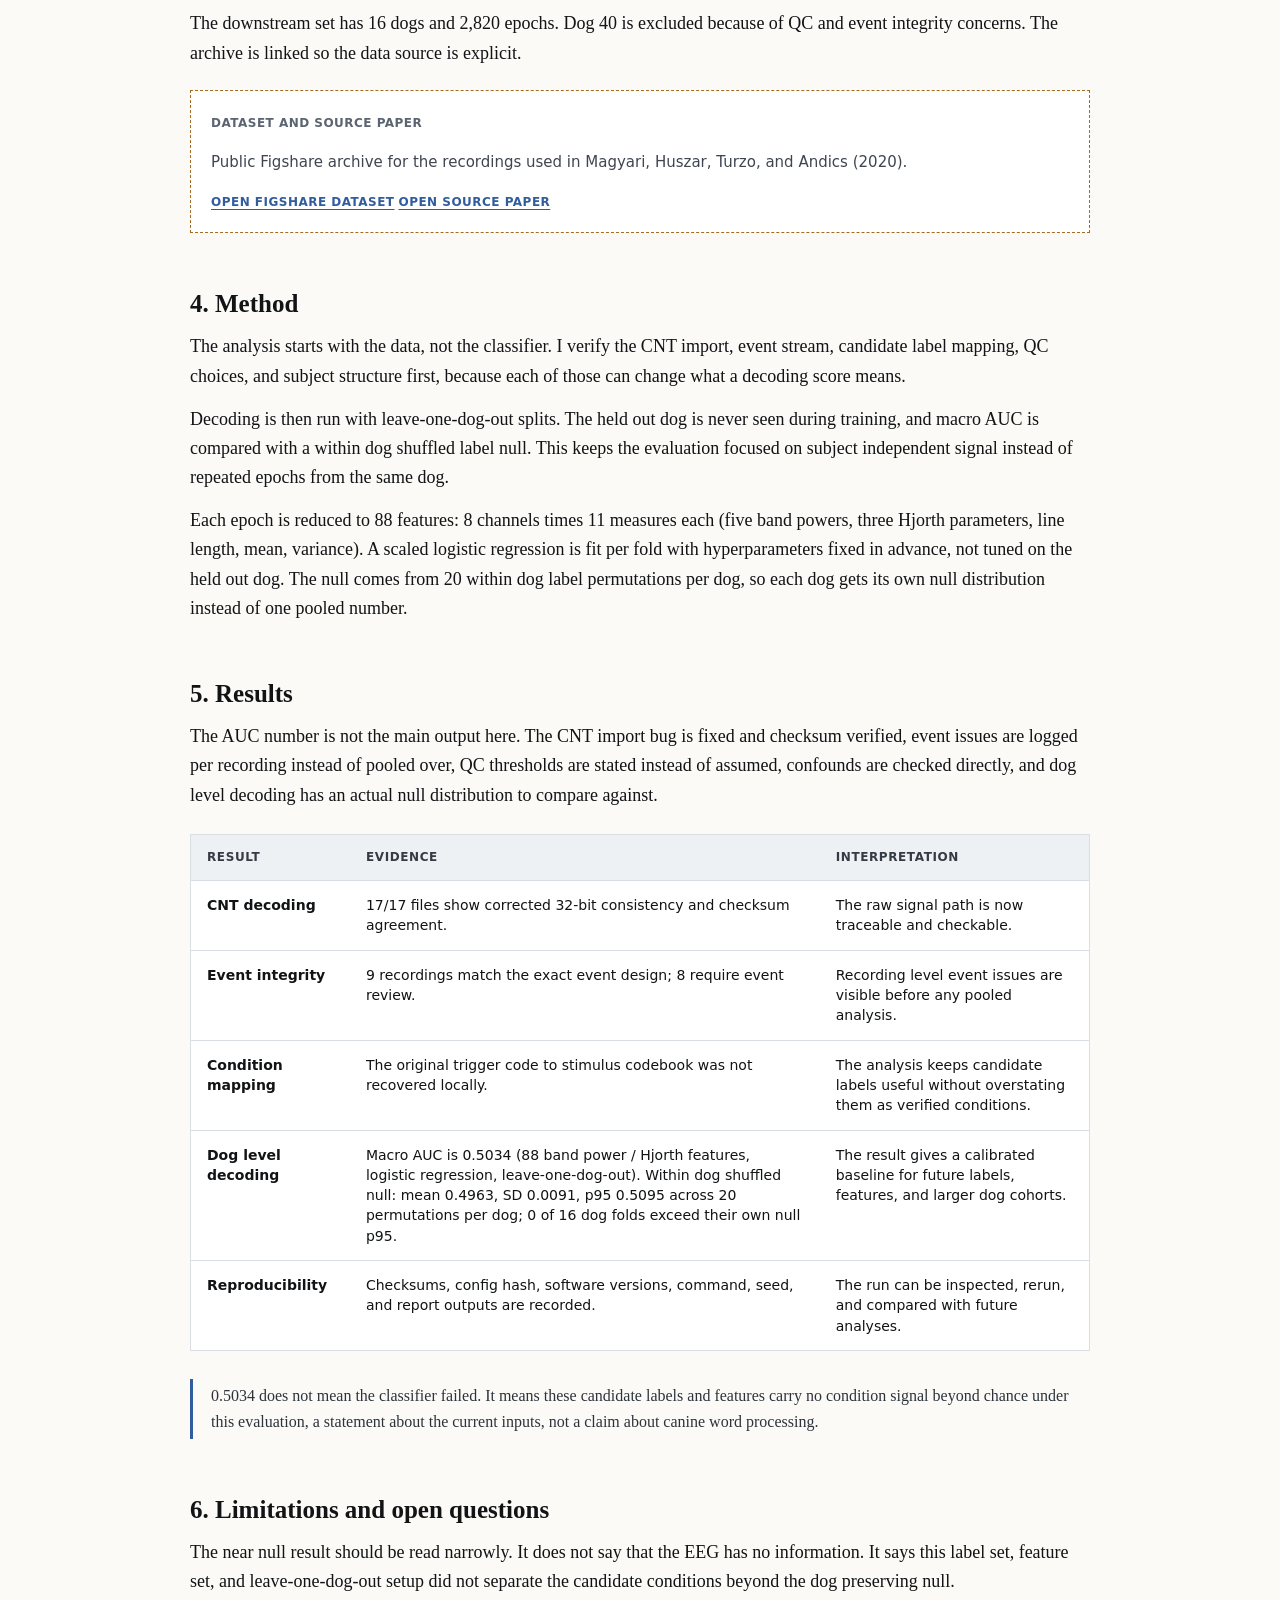
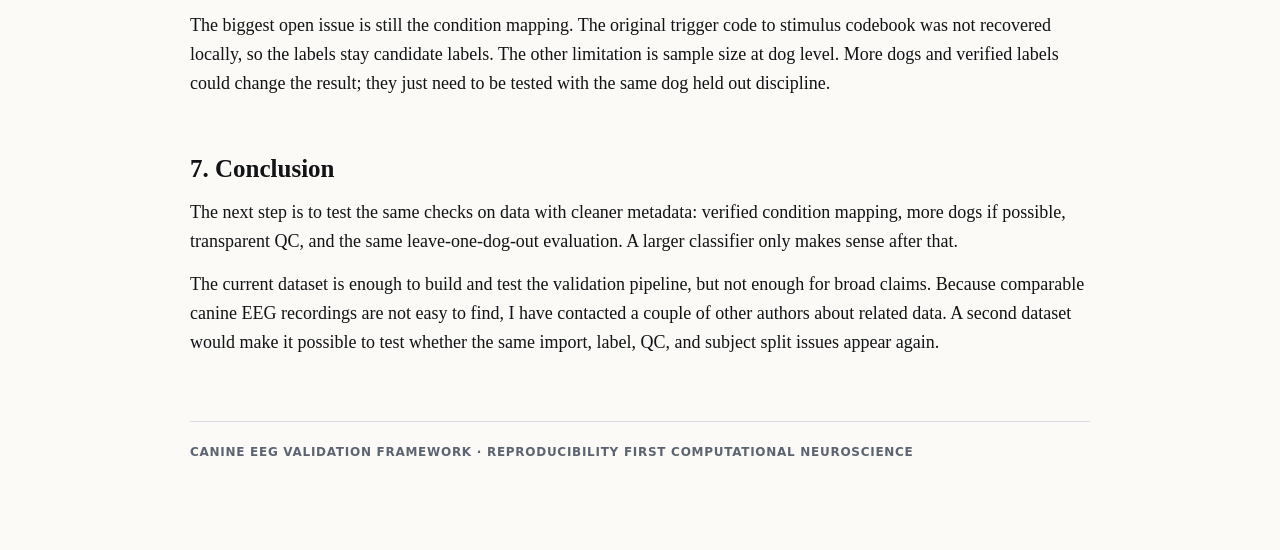
<file: research.html>
<!doctype html>
<html lang="en">
<head>
  <meta charset="utf-8">
  <meta name="viewport" content="width=device-width, initial-scale=1">

  <title>Canine EEG Validation Framework</title>
  <meta name="description" content="A careful canine EEG decoding check covering CNT import, events, labels, QC, subject leakage, dog level testing, and reproducible results.">
  <link rel="canonical" href="https://bhoomikahegde.com/research">

  <meta property="og:type" content="article">
  <meta property="og:url" content="https://bhoomikahegde.com/research">
  <meta property="og:title" content="Canine EEG Validation Framework">
  <meta property="og:description" content="A canine EEG decoding note about imports, labels, leakage checks, nulls, and what the current AUC can support.">
  <meta property="og:image" content="https://bhoomikahegde.com/assets/profile.jpg">

  <meta name="twitter:card" content="summary_large_image">
  <meta name="twitter:url" content="https://bhoomikahegde.com/research">
  <meta name="twitter:title" content="Canine EEG Validation Framework">
  <meta name="twitter:description" content="A canine EEG decoding note about imports, labels, leakage checks, nulls, and dog level inference.">
  <meta name="twitter:image" content="https://bhoomikahegde.com/assets/profile.jpg">

  <link rel="icon" type="image/svg+xml" href="favicon.svg">

  <style>
    :root {
      --ink: #111315;
      --muted: #5b6470;
      --line: #d9dee5;
      --paper: #fbfaf7;
      --panel: #ffffff;
      --blue: #315d9f;
      --green: #3f7d5a;
      --amber: #a46b22;
      --red: #9d3d38;
    }

    * { box-sizing: border-box; }

    body {
      margin: 0;
      background: var(--paper);
      color: var(--ink);
      font-family: ui-serif, Georgia, "Times New Roman", serif;
      line-height: 1.62;
      -webkit-font-smoothing: antialiased;
    }

    main {
      width: min(900px, calc(100% - 32px));
      margin: 0 auto;
      padding: 54px 0 88px;
    }

    header {
      border-bottom: 1px solid var(--line);
      padding-bottom: 30px;
      margin-bottom: 42px;
    }

    nav {
      display: flex;
      justify-content: space-between;
      gap: 18px;
      margin-bottom: 46px;
      font: 600 12px/1.2 ui-sans-serif, system-ui, sans-serif;
      letter-spacing: 0.08em;
      text-transform: uppercase;
      color: var(--muted);
    }

    a {
      color: var(--blue);
      text-decoration-thickness: 1px;
      text-underline-offset: 3px;
    }

    nav a {
      color: inherit;
      text-decoration: none;
    }

    nav a:hover { color: var(--ink); }

    .skip-link {
      position: absolute;
      left: -999px;
      top: 12px;
      padding: 8px 10px;
      background: var(--ink);
      color: var(--paper);
      z-index: 10;
    }

    .skip-link:focus { left: 12px; }

    .eyebrow {
      font: 600 12px/1.2 ui-sans-serif, system-ui, sans-serif;
      letter-spacing: 0.08em;
      text-transform: uppercase;
      color: var(--muted);
      margin: 0 0 18px;
    }

    h1 {
      font-size: clamp(38px, 7vw, 76px);
      line-height: 0.98;
      letter-spacing: 0;
      margin: 0 0 22px;
      max-width: 820px;
      font-weight: 700;
    }

    .dek {
      font-size: clamp(18px, 2.4vw, 24px);
      line-height: 1.42;
      color: #25292e;
      max-width: 780px;
      margin: 0;
    }

    h2 {
      margin: 56px 0 14px;
      font-size: 25px;
      line-height: 1.18;
      letter-spacing: 0;
    }

    h3 {
      margin: 0 0 8px;
      font: 700 16px/1.25 ui-sans-serif, system-ui, sans-serif;
    }

    p {
      font-size: 18px;
      margin: 14px 0;
    }

    .lead {
      font-size: 20px;
      color: #22272d;
    }

    .figure {
      margin: 34px 0;
      padding: 20px;
      background: var(--panel);
      border: 1px solid var(--line);
      overflow-x: auto;
    }

    .caption {
      font: 13px/1.45 ui-sans-serif, system-ui, sans-serif;
      color: var(--muted);
      margin-top: 14px;
    }

    svg {
      width: 100%;
      min-width: 720px;
      height: auto;
      display: block;
    }

    text {
      font-family: ui-sans-serif, system-ui, sans-serif;
      fill: var(--ink);
    }

    .note {
      border-left: 3px solid var(--blue);
      padding: 4px 0 4px 18px;
      margin: 28px 0;
      color: #2c333b;
    }

    .tldr {
      background: var(--panel);
      border: 1px solid var(--line);
      border-left: 3px solid var(--green);
      padding: 18px 20px;
      margin: 28px 0;
    }

    .tldr p {
      font: 15px/1.55 ui-sans-serif, system-ui, sans-serif;
      color: #313840;
      margin: 0;
    }

    .cols {
      display: grid;
      grid-template-columns: repeat(3, 1fr);
      gap: 14px;
      margin: 24px 0;
    }

    .card {
      background: var(--panel);
      border: 1px solid var(--line);
      padding: 16px;
      min-height: 148px;
    }

    .card h3 {
      font: 700 15px/1.2 ui-sans-serif, system-ui, sans-serif;
      margin: 0 0 8px;
    }

    .card p {
      font: 14px/1.48 ui-sans-serif, system-ui, sans-serif;
      color: var(--muted);
      margin: 0;
    }

    .wide-card {
      background: var(--panel);
      border: 1px solid var(--line);
      padding: 18px 20px;
      margin: 18px 0;
    }

    .wide-card p,
    .wide-card li {
      font: 15px/1.55 ui-sans-serif, system-ui, sans-serif;
      color: #3f4650;
    }

    .mini-label {
      display: inline-block;
      font: 700 12px/1 ui-sans-serif, system-ui, sans-serif;
      letter-spacing: 0.04em;
      text-transform: uppercase;
      color: var(--muted);
      margin-bottom: 8px;
    }

    ul {
      margin: 14px 0 22px 24px;
      padding: 0;
      font-size: 18px;
    }

    li { margin: 6px 0; }

    code {
      font-family: ui-monospace, SFMono-Regular, Menlo, Consolas, monospace;
      font-size: 0.92em;
      background: #eef1f4;
      padding: 0.05em 0.32em;
    }

    .table-wrap {
      margin: 24px 0;
      overflow-x: auto;
      background: var(--panel);
      border: 1px solid var(--line);
    }

    table {
      width: 100%;
      min-width: 760px;
      border-collapse: collapse;
      font: 14px/1.45 ui-sans-serif, system-ui, sans-serif;
    }

    th,
    td {
      padding: 14px 16px;
      text-align: left;
      vertical-align: top;
      border-bottom: 1px solid var(--line);
    }

    thead th {
      background: #eef1f4;
      color: #343b44;
      font-size: 12px;
      letter-spacing: 0.05em;
      text-transform: uppercase;
    }

    tbody tr:last-child th,
    tbody tr:last-child td {
      border-bottom: 0;
    }

    .dataset-box {
      background: var(--panel);
      border: 1px dashed var(--amber);
      padding: 18px 20px;
      margin: 22px 0;
    }

    .dataset-box p {
      font: 15px/1.55 ui-sans-serif, system-ui, sans-serif;
      color: #3f4650;
    }

    .dataset-box a {
      display: inline-block;
      margin-top: 8px;
      font: 700 12px/1 ui-sans-serif, system-ui, sans-serif;
      letter-spacing: 0.04em;
      text-transform: uppercase;
    }

    footer {
      border-top: 1px solid var(--line);
      margin-top: 64px;
      padding-top: 22px;
      font: 600 12px/1.45 ui-sans-serif, system-ui, sans-serif;
      letter-spacing: 0.06em;
      text-transform: uppercase;
      color: var(--muted);
    }

    @media (max-width: 720px) {
      main { padding-top: 34px; }
      nav { margin-bottom: 34px; }
      .cols { grid-template-columns: 1fr; }
      .figure { padding: 14px; }
    }
  </style>
</head>

<body>
<a class="skip-link" href="#content">Skip to content</a>

<main id="content">
  <nav aria-label="Page navigation">
    <a href="/">Bhoomika Hegde</a>
    <a href="/">Home</a>
  </nav>

  <header>
    <div class="eyebrow">Research case study</div>
    <h1>Canine EEG validation before decoding.</h1>
    <p class="dek">
      This project checks whether a canine EEG model is learning condition structure, or just picking
      up file import errors, label uncertainty, recording artifacts, and dog identity.
    </p>
  </header>

  <div class="dataset-box">
    <span class="mini-label">Preprint manuscript</span>
    <p>Recovering Missing Trial Labels From Randomization Constraints: A Validation Pipeline for Small-Sample EEG Decoding. Manuscript prepared for arXiv.</p>
    <a href="assets/manuscript.pdf" download="manuscript.pdf" aria-label="Download the preprint manuscript as a PDF">Download manuscript (PDF)</a>
  </div>

  <p class="lead">
    The classifier is used as a validation probe, not as the main result. Before reading the score, I
    check whether the signal import, event structure, label provenance, QC choices, dog-level splits,
    and null comparison are strong enough to support interpretation. In the current run,
    leave-one-dog-out decoding gives macro AUC around 0.503. Since 0.5 is chance level for AUC, this
    says the current candidate labels and features do not separate the conditions beyond the null.
  </p>

  <div class="figure">
    <svg viewBox="0 0 980 300" role="img" aria-label="Canine EEG validation pipeline">
      <defs>
        <marker id="arrowMain" markerWidth="8" markerHeight="8" refX="7" refY="4" orient="auto">
          <path d="M0,0 L8,4 L0,8 Z" fill="#6d747d"></path>
        </marker>
      </defs>
      <rect x="30" y="72" width="150" height="82" fill="#e9f0fb" stroke="#315d9f"></rect>
      <rect x="236" y="72" width="166" height="82" fill="#edf6ef" stroke="#3f7d5a"></rect>
      <rect x="458" y="72" width="168" height="82" fill="#fff3de" stroke="#a46b22"></rect>
      <rect x="682" y="72" width="124" height="82" fill="#f7e8e6" stroke="#9d3d38"></rect>
      <rect x="842" y="72" width="110" height="82" fill="#eef1f4" stroke="#6d747d"></rect>
      <text x="105" y="102" text-anchor="middle" font-size="16" font-weight="700">Raw CNT</text>
      <text x="105" y="127" text-anchor="middle" font-size="13">decode + scale</text>
      <text x="319" y="102" text-anchor="middle" font-size="16" font-weight="700">Events</text>
      <text x="319" y="127" text-anchor="middle" font-size="13">counts, timing, runs</text>
      <text x="542" y="102" text-anchor="middle" font-size="16" font-weight="700">Labels + QC</text>
      <text x="542" y="127" text-anchor="middle" font-size="13">source, dogs</text>
      <text x="744" y="102" text-anchor="middle" font-size="16" font-weight="700">Confounds</text>
      <text x="744" y="127" text-anchor="middle" font-size="13">dog, session</text>
      <text x="897" y="102" text-anchor="middle" font-size="16" font-weight="700">Claim</text>
      <text x="897" y="127" text-anchor="middle" font-size="13">only if supported</text>
      <line x1="180" y1="113" x2="228" y2="113" stroke="#6d747d" stroke-width="2" marker-end="url(#arrowMain)"></line>
      <line x1="402" y1="113" x2="450" y2="113" stroke="#6d747d" stroke-width="2" marker-end="url(#arrowMain)"></line>
      <line x1="626" y1="113" x2="674" y2="113" stroke="#6d747d" stroke-width="2" marker-end="url(#arrowMain)"></line>
      <line x1="806" y1="113" x2="834" y2="113" stroke="#6d747d" stroke-width="2" marker-end="url(#arrowMain)"></line>
      <text x="490" y="222" text-anchor="middle" font-size="13" fill="#5b6470">
        Decoding is evaluated after import, event, label, QC, split, and null checks.
      </text>
    </svg>
    <div class="caption">
      Fig. 1 Validation path
    </div>
  </div>

  <h2>1. The small N problem</h2>
  <p>
    The downstream analysis has 2,820 epochs from 16 dogs. Those epochs are treated as repeated
    measurements, not as 2,820 independent samples.
  </p>
  <p>
    That is why the split matters. With mixed dog splits, decoding can pick up dog identity, session
    structure, baseline differences, or preprocessing artifacts. Leave-one-dog-out evaluation keeps the
    test dog unseen during training.
  </p>

  <div class="cols">
    <div class="card">
      <h3>Unit</h3>
      <p>The dog is the independent subject. Epochs improve measurement density, not sample size.</p>
    </div>
    <div class="card">
      <h3>Split</h3>
      <p>Leave-one-dog-out evaluation keeps the test dog unseen during training.</p>
    </div>
    <div class="card">
      <h3>Readout</h3>
      <p>AUC is compared with a dog preserving shuffled label reference.</p>
    </div>
  </div>

  <h2>2. Validation checks before decoding</h2>
  <p>
    Before modeling, the dataset itself becomes the object of validation. The question is not
    which classifier performs best, but whether the inputs can support a decoding claim at all.
  </p>

  <div class="wide-card">
    <span class="mini-label">Raw data</span>
    <h3>Read the CNT files correctly.</h3>
    <p>
      The first failure was file reading. A previous import path treated 32-bit CNT samples as split
      16-bit words. After fixing that, all 17 recordings pass the 32-bit import check,
      with checksum agreement and maximum MNE/header scaling error of 2.91e-11 uV.
    </p>
  </div>

  <div class="wide-card">
    <span class="mini-label">Labels</span>
    <h3>Separate trigger quality from condition meaning.</h3>
    <p>
      Trigger codes can have the right counts and order even when the stimulus mapping is incomplete.
      These two questions are kept separate: whether the event stream is internally consistent, and
      whether a code can be trusted as a condition label.
    </p>
  </div>

  <div class="wide-card">
    <span class="mini-label">QC</span>
    <h3>Keep threshold choices visible.</h3>
    <p>
      Recording and epoch metrics are stored together with the threshold status. Some thresholds are
      exploratory, and they should be marked that way. Human EEG QC rules are a reference point, not an
      automatic fit for canine recordings.
    </p>
  </div>

  <div class="wide-card">
    <span class="mini-label">Confounds</span>
    <h3>Look for dog and session structure before interpreting labels.</h3>
    <p>
      The analysis checks whether embeddings, a 3-axis PCA of the same 88 features used only for this
      confound visualization and not by the decoder, carry dog identity. It also checks whether session
      position tracks labels, and whether baseline activity persists into the response window. If that
      structure is present, decoding can reflect the recording setup before it reflects the condition.
    </p>
  </div>

  <div class="wide-card">
    <span class="mini-label">Decoding</span>
    <h3>Use dog level splits and a dog preserving null.</h3>
    <p>
      With candidate condition labels, leave-one-dog-out macro AUC is 0.5034. The within dog shuffled
      label null (20 permutations per dog) averages 0.4963, SD 0.0091, 95th percentile 0.5095; no dog
      fold beats its own null p95. Since 0.5 is chance level for AUC, this result says the current
      labels and features do not support a condition decoding claim.
    </p>
  </div>

  <div class="wide-card">
    <span class="mini-label">Reproducibility</span>
    <h3>Record enough to rerun the analysis.</h3>
    <p>
      Each run stores raw checksums, the config hash, software versions, random seed, exact command,
      and report checksums. That makes the result traceable to the files and settings that produced it.
    </p>
  </div>

  <h2>3. Dataset</h2>
  <p>
    The case study uses the public canine EEG data from Magyari et al. (2020), an auditory word
    processing experiment in dogs. The raw data include 17 numeric Neuroscan CNT recordings. Each
    recording is expected to contain eight channels sampled at 1000 Hz. A complete recording has trigger
    codes 1-48, five repeats per code, and 240 stimulus events.
  </p>
  <p>
    The downstream set has 16 dogs and 2,820 epochs. Dog 40 is excluded because of QC and event
    integrity concerns. The archive is linked so the data source is explicit.
  </p>

  <div class="dataset-box">
    <span class="mini-label">Dataset and source paper</span>
    <p>Public Figshare archive for the recordings used in Magyari, Huszar, Turzo, and Andics (2020).</p>
    <a href="https://figshare.com/articles/dataset/[base64]/9807758/1" aria-label="Open canine EEG dataset on Figshare">Open Figshare dataset</a>
    <a href="https://pubmed.ncbi.nlm.nih.gov/33489257/" aria-label="Open Magyari et al. 2020 source paper">Open source paper</a>
  </div>

  <h2>4. Method</h2>
  <p>
    The analysis starts with the data, not the classifier. I verify the CNT import, event stream,
    candidate label mapping, QC choices, and subject structure first, because each of those can change
    what a decoding score means.
  </p>
  <p>
    Decoding is then run with leave-one-dog-out splits. The held out dog is never seen during training,
    and macro AUC is compared with a within dog shuffled label null. This keeps the evaluation focused
    on subject independent signal instead of repeated epochs from the same dog.
  </p>
  <p>
    Each epoch is reduced to 88 features: 8 channels times 11 measures each (five band powers, three
    Hjorth parameters, line length, mean, variance). A scaled logistic regression is fit per fold with
    hyperparameters fixed in advance, not tuned on the held out dog. The null comes from 20 within dog
    label permutations per dog, so each dog gets its own null distribution instead of one pooled number.
  </p>

  <h2>5. Results</h2>
  <p>
    The AUC number is not the main output here. The CNT import bug is fixed and checksum verified,
    event issues are logged per recording instead of pooled over, QC thresholds are stated instead of
    assumed, confounds are checked directly, and dog level decoding has an actual null distribution to
    compare against.
  </p>

  <div class="table-wrap" role="region" aria-label="Summary of results" tabindex="0">
    <table>
      <thead>
        <tr>
          <th scope="col">Result</th>
          <th scope="col">Evidence</th>
          <th scope="col">Interpretation</th>
        </tr>
      </thead>
      <tbody>
        <tr>
          <th scope="row">CNT decoding</th>
          <td>17/17 files show corrected 32-bit consistency and checksum agreement.</td>
          <td>The raw signal path is now traceable and checkable.</td>
        </tr>
        <tr>
          <th scope="row">Event integrity</th>
          <td>9 recordings match the exact event design; 8 require event review.</td>
          <td>Recording level event issues are visible before any pooled analysis.</td>
        </tr>
        <tr>
          <th scope="row">Condition mapping</th>
          <td>The original trigger code to stimulus codebook was not recovered locally.</td>
          <td>The analysis keeps candidate labels useful without overstating them as verified conditions.</td>
        </tr>
        <tr>
          <th scope="row">Dog level decoding</th>
          <td>Macro AUC is 0.5034 (88 band power / Hjorth features, logistic regression, leave-one-dog-out). Within dog shuffled null: mean 0.4963, SD 0.0091, p95 0.5095 across 20 permutations per dog; 0 of 16 dog folds exceed their own null p95.</td>
          <td>The result gives a calibrated baseline for future labels, features, and larger dog cohorts.</td>
        </tr>
        <tr>
          <th scope="row">Reproducibility</th>
          <td>Checksums, config hash, software versions, command, seed, and report outputs are recorded.</td>
          <td>The run can be inspected, rerun, and compared with future analyses.</td>
        </tr>
      </tbody>
    </table>
  </div>

  <div class="note">
    0.5034 does not mean the classifier failed. It means these candidate labels and features carry no
    condition signal beyond chance under this evaluation, a statement about the current inputs, not a
    claim about canine word processing.
  </div>

  <h2>6. Limitations and open questions</h2>
  <p>
    The near null result should be read narrowly. It does not say that the EEG has no information. It
    says this label set, feature set, and leave-one-dog-out setup did not separate the candidate
    conditions beyond the dog preserving null.
  </p>
  <p>
    The biggest open issue is still the condition mapping. The original trigger code to stimulus
    codebook was not recovered locally, so the labels stay candidate labels. The other limitation is
    sample size at dog level. More dogs and verified labels could change the result; they just need to
    be tested with the same dog held out discipline.
  </p>

  <h2>7. Conclusion</h2>
  <p>
    The next step is to test the same checks on data with cleaner metadata: verified condition mapping,
    more dogs if possible, transparent QC, and the same leave-one-dog-out evaluation. A larger classifier
    only makes sense after that.
  </p>
  <p>
    The current dataset is enough to build and test the validation pipeline, but not enough for broad
    claims. Because comparable canine EEG recordings are not easy to find, I have contacted a couple of
    other authors about related data. A second dataset would make it possible to test whether the same
    import, label, QC, and subject split issues appear again.
  </p>

  <footer>
    Canine EEG Validation Framework &middot; reproducibility first computational neuroscience
  </footer>
</main>
</body>
</html>
</file>
<file: styles.css>
/* ================================================================
   styles.css — Bhoomika Hegde CV v2
   Theme: baby pink → butter cream yellow

   Token system:
     --bg:        #FFF7F9   blush white (page background)
     --bg-alt:    #FFFCEF   butter wash (alt section background)
     --pink:      #FFC4D6   baby pink   (primary accent)
     --pink-deep: #F2799E   rose        (links / emphasis gradient stop)
     --butter:    #FFE9A8   butter yellow (secondary accent)
     --butter-d:  #E8B84B   honey       (emphasis gradient stop)
     --ink:       #3D2A35   plum-brown  (primary text — warm, not black)
     --ink-soft:  #8C6B78   mauve-grey  (secondary text)
     --line:      #F6DCE3   hairline borders (pink-tinted)
     --line-b:    #F7E9BD   hairline borders (butter-tinted)
     --card:      #FFFDF8   card surface
   ================================================================ */

:root {
  --bg:        #FFF7F9;
  --bg-alt:    #FFFCEF;
  --pink:      #FFC4D6;
  --pink-deep: #F2799E;
  --butter:    #FFE9A8;
  --butter-d:  #E8B84B;
  --ink:       #3D2A35;
  --ink-soft:  #8C6B78;
  --line:      #F6DCE3;
  --line-b:    #F7E9BD;
  --card:      #FFFDF8;

  --grad-text: linear-gradient(120deg, var(--pink-deep) 0%, var(--butter-d) 100%);
  --grad-soft: linear-gradient(135deg, var(--pink) 0%, var(--butter) 100%);

  --ff-display: 'Fraunces', Georgia, serif;
  --ff-body:    'Inter', system-ui, sans-serif;
  --ff-mono:    'JetBrains Mono', ui-monospace, monospace;

  --radius:     18px;
  --radius-sm:  9px;
  --radius-pill: 100px;

  --shadow-sm: 0 2px 10px rgba(217,120,150,.08), 0 1px 3px rgba(217,120,150,.06);
  --shadow-md: 0 10px 32px rgba(217,120,150,.14), 0 3px 10px rgba(217,120,150,.08);
  --shadow-lift: 0 22px 48px rgba(217,120,150,.18), 0 6px 16px rgba(232,184,75,.10);

  --section-gap: clamp(1.6rem, 3.3vw, 2.75rem);
  --section-gap-compact: clamp(3.2rem, 6vw, 5rem);
  --content-max: 800px;
  --page-pad: clamp(1.25rem, 5vw, 3rem);
  --nav-h: 64px;

  --ease: cubic-bezier(.22,.9,.32,1);
  --t-fast: 160ms;
  --t-base: 280ms;
}

/* ---------------------------------------------------------------- Reset */
*, *::before, *::after { box-sizing: border-box; margin: 0; padding: 0; }
html { scroll-behavior: smooth; -webkit-text-size-adjust: 100%; font-size: 16px; }
@media (prefers-reduced-motion: reduce) {
  html { scroll-behavior: auto; }
  *, *::before, *::after { animation-duration: .01ms !important; animation-iteration-count: 1 !important; transition-duration: .01ms !important; }
}
body {
  font-family: var(--ff-body);
  font-size: 1rem;
  line-height: 1.7;
  color: var(--ink);
  background: var(--bg);
  -webkit-font-smoothing: antialiased;
  overflow-x: hidden;
}
img { display: block; max-width: 100%; height: auto; }
a { color: inherit; text-decoration: none; }
ul, ol { list-style: none; }
h1, h2, h3, h4 { font-family: var(--ff-display); line-height: 1.15; }
button { font: inherit; }

/* ---------------------------------------------------------------- Custom cursor (desktop only) */
#cursor-dot, #cursor-ring { display: none; }
@media (hover: hover) and (pointer: fine) {
  #cursor-dot {
    display: block; position: fixed; width: 7px; height: 7px;
    background: var(--pink-deep); border-radius: 50%;
    pointer-events: none; z-index: 9999;
    transform: translate(-50%, -50%);
    box-shadow: 0 0 10px rgba(242,121,158,.5);
  }
  #cursor-ring {
    display: block; position: fixed; width: 30px; height: 30px;
    border: 1.5px solid rgba(232,184,75,.55); border-radius: 50%;
    pointer-events: none; z-index: 9998;
    transform: translate(-50%, -50%);
    transition: width var(--t-fast) var(--ease), height var(--t-fast) var(--ease), border-color var(--t-fast) var(--ease), background var(--t-fast) var(--ease);
  }
  body.cursor-hover #cursor-ring {
    width: 52px; height: 52px;
    border-color: var(--pink-deep);
    background: rgba(255,196,214,.12);
  }
}

/* ---------------------------------------------------------------- Accessibility */
.skip-link {
  position: absolute; left: -9999px; top: 1rem;
  padding: .6rem 1.1rem; background: var(--ink); color: var(--bg);
  border-radius: var(--radius-sm); font-size: .875rem; z-index: 10000; font-weight: 600;
}
.skip-link:focus { left: 1rem; }
:focus-visible { outline: 2px solid var(--pink-deep); outline-offset: 3px; border-radius: 4px; }

/* ---------------------------------------------------------------- Navigation */
.site-header {
  position: sticky; top: 0; z-index: 100;
  background: color-mix(in srgb, var(--bg) 86%, transparent);
  backdrop-filter: blur(16px); -webkit-backdrop-filter: blur(16px);
  border-bottom: 1px solid var(--line);
  height: var(--nav-h);
}
.nav {
  display: flex; align-items: center; gap: 2rem;
  max-width: calc(var(--content-max) + var(--page-pad) * 2);
  margin: 0 auto; padding: 0 var(--page-pad); height: 100%;
}
.nav-name {
  font-family: var(--ff-display); font-weight: 600; font-size: 1.05rem;
  margin-right: auto; color: var(--ink); letter-spacing: -.01em;
}
.nav-links { display: flex; gap: 1.625rem; }
.nav-links a {
  font-size: .8rem; font-weight: 500; color: var(--ink-soft);
  letter-spacing: .01em; position: relative; padding-bottom: 3px;
  transition: color var(--t-fast) var(--ease);
}
.nav-links a::after {
  content: ''; position: absolute; bottom: 0; left: 0; right: 100%; height: 2px;
  background: var(--grad-text); border-radius: 2px;
  transition: right var(--t-base) var(--ease);
}
.nav-links a:hover, .nav-links a[aria-current] { color: var(--ink); }
.nav-links a:hover::after, .nav-links a[aria-current]::after { right: 0; }

.nav-menu-btn { display: none; flex-direction: column; gap: 5px; background: none; border: none; cursor: pointer; padding: 4px; margin-left: auto; }
.nav-menu-btn span { display: block; width: 22px; height: 2px; background: var(--ink); border-radius: 2px; }
.mobile-menu {
  position: fixed; inset: var(--nav-h) 0 0 0; background: var(--bg); z-index: 99;
  padding: 2rem var(--page-pad); border-top: 1px solid var(--line); overflow-y: auto;
}
.mobile-menu ul { display: flex; flex-direction: column; }
.mobile-menu a {
  display: block; padding: 1rem 0; font-family: var(--ff-display);
  font-size: 1.25rem; font-weight: 500; color: var(--ink); border-bottom: 1px solid var(--line);
}
@media (max-width: 760px) {
  .nav-links { display: none; }
  .nav-menu-btn { display: flex; }
}

/* ---------------------------------------------------------------- Hero */
.hero {
  position: relative; overflow: hidden;
  min-height: auto;
  display: flex; align-items: center; justify-content: center;
  padding: clamp(4rem, 10vh, 6.6rem) var(--page-pad) clamp(2.6rem, 6.2vh, 4.2rem);
  text-align: center;
}
.hero-blob {
  position: absolute; border-radius: 50%; filter: blur(70px);
  pointer-events: none; opacity: .55;
  animation: drift 11s ease-in-out infinite alternate;
}
.hero-blob--pink {
  width: 480px; height: 380px; top: -120px; left: -100px;
  background: radial-gradient(ellipse, var(--pink) 0%, transparent 72%);
}
.hero-blob--butter {
  width: 420px; height: 420px; bottom: -140px; right: -90px;
  background: radial-gradient(ellipse, var(--butter) 0%, transparent 72%);
  animation-delay: -5s;
}
@keyframes drift {
  0%   { transform: translate(0,0) scale(1); }
  100% { transform: translate(36px, 26px) scale(1.08); }
}

.hero-inner { position: relative; z-index: 2; max-width: 620px; display: flex; flex-direction: column; align-items: center; gap: 1.18rem; }

.hero-photo-wrap { width: 128px; height: 128px; position: relative; margin-bottom: .15rem; }
.hero-photo-wrap::before {
  content: ''; position: absolute; inset: -4px; border-radius: 50%;
  background: conic-gradient(from 0deg, var(--pink), var(--butter), var(--pink-deep), var(--butter-d), var(--pink));
  animation: spin-ring 7s linear infinite;
}
@keyframes spin-ring { to { transform: rotate(360deg); } }
.hero-photo {
  width: 128px; height: 128px; border-radius: 50%; object-fit: cover;
  position: relative; z-index: 1; border: 4px solid var(--bg);
}
.hero-photo-fallback {
  width: 128px; height: 128px; border-radius: 50%; position: relative; z-index: 1;
  background: var(--grad-soft); border: 4px solid var(--bg);
  display: flex; align-items: center; justify-content: center;
  font-family: var(--ff-display); font-size: 1.9rem; font-weight: 600; color: var(--ink);
}

@keyframes pulse { 0%,100% { opacity: 1; } 50% { opacity: .35; } }

.hero-name {
  font-family: 'Playfair Display', var(--ff-display);
  font-size: clamp(2rem, 5vw, 3rem); font-weight: 500; letter-spacing: -.02em;
  background: var(--grad-text); -webkit-background-clip: text; -webkit-text-fill-color: transparent; background-clip: text;
}
.hero-about { font-size: .95rem; line-height: 1.75; color: var(--ink-soft); max-width: 480px; }
.hero-about strong { color: var(--ink); font-weight: 600; }

.hero-links { display: flex; flex-wrap: wrap; justify-content: center; gap: .55rem; margin-top: .2rem; }
.hero-link {
  display: inline-flex; align-items: center; gap: .4rem;
  font-size: .8rem; font-weight: 500; padding: .55rem 1.05rem;
  border-radius: var(--radius-pill); border: 1px solid var(--line);
  background: var(--card); color: var(--ink-soft);
  transition: transform var(--t-fast) var(--ease), box-shadow var(--t-fast) var(--ease), border-color var(--t-fast) var(--ease), color var(--t-fast) var(--ease);
}
.hero-link:hover { transform: translateY(-2px); box-shadow: var(--shadow-sm); border-color: rgba(242,121,158,.4); color: var(--ink); }
.hero-link--resume {
  background: var(--grad-soft); border-color: rgba(242,121,158,.3); color: var(--ink); font-weight: 600;
}
.hero-link--resume:hover { box-shadow: var(--shadow-md); }

.hero-scroll {
  position: static; margin-top: 1.15rem;
  display: flex; flex-direction: column; align-items: center; gap: .4rem;
  color: var(--ink-soft); font-size: .68rem; letter-spacing: .12em; text-transform: uppercase;
  font-family: var(--ff-mono); z-index: 2;
  animation: bob 2.2s ease-in-out infinite;
  transition: color var(--t-fast) var(--ease);
}
.hero-scroll:hover { color: var(--pink-deep); }
@keyframes bob { 0%,100% { transform: translateY(0); } 50% { transform: translateY(6px); } }
@media (max-width: 640px) {
  .hero-scroll { display: none; }
}


/* ---------------------------------------------------------------- Sections */
.section { padding: var(--section-gap) var(--page-pad); border-top: 1px solid var(--line); }
#about { padding-top: var(--section-gap-compact); padding-bottom: var(--section-gap-compact); }
#publications { scroll-margin-top: calc(var(--nav-h) + 1rem); }
main > .section:nth-of-type(even) { background: var(--bg-alt); border-top-color: var(--line-b); }
.section-inner {
  max-width: calc(var(--content-max) + var(--page-pad) * 2);
  margin: 0 auto; display: grid; grid-template-columns: 150px 1fr; gap: 0 3rem; align-items: start;
}
.section-label {
  display: flex; align-items: center; gap: .55rem;
  font-family: var(--ff-mono); font-size: .68rem; font-weight: 500;
  letter-spacing: .12em; text-transform: uppercase; color: var(--ink-soft);
  position: sticky; top: calc(var(--nav-h) + 1.75rem);
}
.label-stitch {
  width: 18px; height: 1.5px; border-top: 1.5px dashed var(--pink-deep); flex-shrink: 0;
}
.section-body { min-width: 0; }
@media (max-width: 640px) {
  .section-inner { grid-template-columns: 1fr; gap: 1rem 0; }
  .section-label { position: static; }
}

/* ---------------------------------------------------------------- Reveal-on-scroll */
.reveal { opacity: 0; transform: translateY(22px); transition: opacity .65s var(--ease), transform .65s var(--ease); }
.reveal.is-visible { opacity: 1; transform: none; }

/* ---------------------------------------------------------------- About */
.about-lead {
  font-family: var(--ff-display); font-style: italic; font-size: clamp(1.15rem, 2.6vw, 1.4rem);
  font-weight: 500; line-height: 1.55; color: var(--ink); margin-bottom: 1.25rem;
}
.about-body p { color: var(--ink-soft); margin-bottom: .9rem; font-size: .94rem; }
.about-body p:last-child { margin-bottom: 0; }

/* ---------------------------------------------------------------- Timeline */
.timeline { display: flex; flex-direction: column; }
.timeline-item {
  display: grid; grid-template-columns: 124px 1fr; gap: 0 1.75rem;
  padding: 1.9rem 0; border-bottom: 1px solid var(--line); align-items: start;
}
.timeline-item:first-child { padding-top: 0; }
.timeline-item:last-child { border-bottom: none; padding-bottom: 0; }
.timeline-meta { padding-top: .15rem; }
.timeline-period { display: block; font-family: var(--ff-mono); font-size: .68rem; font-weight: 500; color: var(--ink-soft); letter-spacing: .02em; margin-bottom: .25rem; }
.timeline-org {
  display: inline-block; font-size: .72rem; font-weight: 600; color: var(--pink-deep);
  background: rgba(255,196,214,.2); border-radius: var(--radius-pill); padding: .12rem .55rem;
}
.timeline-role { font-size: 1.02rem; font-weight: 600; color: var(--ink); margin-bottom: .15rem; }
.timeline-byline { font-size: .78rem; color: var(--ink-soft); font-style: italic; margin-bottom: .5rem; }
.timeline-byline a {
  color: var(--pink-deep);
  border-bottom: 1px solid currentColor;
  padding-bottom: .02em;
}
.timeline-content ul { list-style: none; display: flex; flex-direction: column; gap: .42rem; margin-bottom: .8rem; }
.timeline-content ul li { font-size: .875rem; color: var(--ink-soft); line-height: 1.62; padding-left: 1.1rem; position: relative; }
.timeline-content ul li::before { content: '✦'; position: absolute; left: 0; top: .05em; color: var(--butter-d); font-size: .7em; }
.tag-row { display: flex; flex-wrap: wrap; gap: .35rem; margin-top: .1rem; }
.tag-row li {
  font-family: var(--ff-mono); font-size: .67rem; font-weight: 500; padding: .2rem .6rem;
  background: var(--card); border: 1px solid var(--line); border-radius: var(--radius-pill); color: var(--ink-soft);
  transition: border-color var(--t-fast) var(--ease), color var(--t-fast) var(--ease);
}
@media (max-width: 540px) { .timeline-item { grid-template-columns: 1fr; gap: .3rem; } }

/* ---------------------------------------------------------------- Education */
.edu-list { display: flex; flex-direction: column; }
.edu-item { display: grid; grid-template-columns: 124px 1fr; gap: 0 1.75rem; align-items: start; }
.edu-period { font-family: var(--ff-mono); font-size: .68rem; font-weight: 500; color: var(--ink-soft); padding-top: .2rem; }
.edu-degree { font-size: 1.02rem; font-weight: 600; color: var(--ink); margin-bottom: .25rem; }
.edu-institution { font-size: .88rem; color: var(--pink-deep); font-weight: 500; margin-bottom: .55rem; }
.edu-achievements { list-style: none; display: flex; flex-direction: column; gap: .35rem; }
.edu-achievements li { font-size: .87rem; color: var(--ink-soft); padding-left: 1.1rem; position: relative; }
.edu-achievements li::before { content: '✦'; position: absolute; left: 0; top: .05em; color: var(--butter-d); font-size: .7em; }
@media (max-width: 540px) { .edu-item { grid-template-columns: 1fr; gap: .35rem; } }

/* ---------------------------------------------------------------- Project filters */
.filter-row { display: flex; flex-wrap: wrap; gap: .5rem; margin-bottom: 1.5rem; }
.filter-chip {
  font-family: var(--ff-mono); font-size: .72rem; font-weight: 500; letter-spacing: .02em;
  padding: .45rem 1rem; border-radius: var(--radius-pill); border: 1px solid var(--line);
  background: var(--card); color: var(--ink-soft); cursor: pointer;
  transition: background var(--t-fast) var(--ease), color var(--t-fast) var(--ease), border-color var(--t-fast) var(--ease), transform var(--t-fast) var(--ease);
}
.filter-chip:hover { transform: translateY(-1px); border-color: rgba(242,121,158,.4); }
.filter-chip.is-active { background: var(--grad-soft); color: var(--ink); border-color: transparent; font-weight: 600; }
.filter-empty { font-size: .9rem; color: var(--ink-soft); padding: 1rem 0; }

/* ---------------------------------------------------------------- Cards */
.card-grid { display: grid; grid-template-columns: repeat(auto-fill, minmax(min(100%, 300px), 1fr)); gap: 1rem; }
.card-grid > li { transition: opacity var(--t-base) var(--ease), transform var(--t-base) var(--ease); }
.card-grid > li[hidden] { display: none; }

.card {
  display: flex; flex-direction: column; gap: .55rem;
  background: var(--card); border: 1px solid var(--line); border-radius: var(--radius);
  padding: 1.5rem; position: relative; overflow: hidden; height: 100%;
  transition: transform var(--t-base) var(--ease), box-shadow var(--t-base) var(--ease), border-color var(--t-base) var(--ease);
}
.card::before {
  content: ''; position: absolute; top: 0; left: 0; right: 0; height: 3px;
  background: var(--grad-text); transform: scaleX(0); transform-origin: left; transition: transform var(--t-base) var(--ease);
}
.card:hover { transform: translateY(-6px); box-shadow: var(--shadow-lift); border-color: rgba(242,121,158,.35); }
.card:hover::before { transform: scaleX(1); }

.card-eyebrow { font-family: var(--ff-mono); font-size: .67rem; font-weight: 500; letter-spacing: .08em; text-transform: uppercase; color: var(--pink-deep); }
.card-title { font-size: 1.02rem; font-weight: 600; color: var(--ink); line-height: 1.35; }
.card-body { font-size: .865rem; color: var(--ink-soft); line-height: 1.65; flex: 1; }
.card-footer { display: flex; flex-direction: column; gap: .65rem; margin-top: .25rem; padding-top: .75rem; border-top: 1px solid var(--line); }
.card-gh-label {
  display: inline-flex; align-items: center; gap: .3rem;
  font-family: var(--ff-mono); font-size: .72rem; font-weight: 600; color: var(--ink-soft);
  transition: color var(--t-fast) var(--ease), gap var(--t-fast) var(--ease);
}
.card:hover .card-gh-label { color: var(--pink-deep); gap: .45rem; }

/* ---------------------------------------------------------------- Publications */
.pub-list { display: flex; flex-direction: column; }
.pub-item { display: grid; grid-template-columns: 52px 1fr; gap: 0 1.4rem; padding: 1.5rem 0; border-bottom: 1px solid var(--line); align-items: start; }
.pub-item:first-child { padding-top: 0; }
.pub-item:last-child { border-bottom: none; padding-bottom: 0; }
.pub-year { font-family: var(--ff-mono); font-size: .68rem; font-weight: 500; color: var(--ink-soft); padding-top: .2rem; }
.pub-title { font-size: .95rem; font-weight: 600; color: var(--ink); line-height: 1.4; margin-bottom: .3rem; }
.pub-meta { font-size: .82rem; color: var(--ink-soft); margin-bottom: .55rem; }
.pub-meta em { font-style: normal; font-weight: 500; color: var(--pink-deep); }
.pub-badge {
  display: inline-block; font-family: var(--ff-mono); font-size: .65rem; font-weight: 600; letter-spacing: .06em; text-transform: uppercase;
  padding: .22rem .65rem; border-radius: var(--radius-pill); border: 1px solid var(--line); color: var(--ink-soft);
}
.pub-badge--accepted { background: var(--grad-soft); border-color: transparent; color: var(--ink); }
@media (max-width: 540px) { .pub-item { grid-template-columns: 1fr; gap: .3rem; } }

/* ---------------------------------------------------------------- Skills */
.skills-body { display: flex; flex-direction: column; gap: 1.7rem; }
.skill-group-label { font-family: var(--ff-mono); font-size: .67rem; font-weight: 600; letter-spacing: .1em; text-transform: uppercase; color: var(--pink-deep); margin-bottom: .55rem; }
.skill-chips { display: flex; flex-wrap: wrap; gap: .4rem; }
.skill-chips li {
  font-size: .82rem; font-weight: 500; padding: .32rem .85rem;
  background: var(--card); border: 1px solid var(--line); border-radius: var(--radius-pill); color: var(--ink);
  transition: background var(--t-fast) var(--ease), transform var(--t-fast) var(--ease), border-color var(--t-fast) var(--ease);
}
.skill-chips li:hover { background: var(--grad-soft); transform: translateY(-2px); border-color: transparent; }

/* ---------------------------------------------------------------- LinkedIn feed */
.feed-intro { font-size: .9rem; color: var(--ink-soft); margin-bottom: 1.25rem; }
.feed-intro a { color: var(--pink-deep); font-weight: 600; border-bottom: 1px solid currentColor; }
.feed-embed-wrap {
  max-width: 504px; border-radius: var(--radius); overflow: hidden;
  border: 1px solid var(--line); box-shadow: var(--shadow-sm); background: var(--card);
}
.feed-embed-wrap iframe { display: block; width: 100%; border: none; }

/* ---------------------------------------------------------------- Contact */
.contact-body { display: flex; flex-direction: column; gap: 1rem; }
.contact-lead { font-size: .94rem; color: var(--ink-soft); max-width: 46ch; line-height: 1.65; }
.contact-email {
  display: inline-flex; align-items: center; gap: .55rem;
  font-family: var(--ff-display); font-size: clamp(1.05rem, 3vw, 1.35rem); font-weight: 600; letter-spacing: -.01em;
  background: var(--grad-text); -webkit-background-clip: text; -webkit-text-fill-color: transparent; background-clip: text;
  width: fit-content;
}
.contact-email svg { color: var(--pink-deep); -webkit-text-fill-color: initial; flex-shrink: 0; }
.contact-note { font-size: .82rem; color: var(--ink-soft); }

/* ---------------------------------------------------------------- Footer */
.site-footer { border-top: 1px solid var(--line); padding: 2.25rem var(--page-pad); }
.footer-inner {
  max-width: calc(var(--content-max) + var(--page-pad) * 2); margin: 0 auto;
  display: flex; justify-content: space-between; align-items: center; flex-wrap: wrap; gap: .5rem;
}
.footer-inner p { font-family: var(--ff-mono); font-size: .78rem; color: var(--ink-soft); }
.footer-note { opacity: .8; }
/* ---------------------------------------------------------------- Page loader */
#page-loader {
  position: fixed; inset: 0; z-index: 9000;
  background: var(--bg);
  display: flex; align-items: center; justify-content: center;
  transition: opacity .5s ease, visibility .5s ease;
}
#page-loader.hidden { opacity: 0; visibility: hidden; pointer-events: none; display: none; }.loader-blob {
  position: absolute; border-radius: 50%;
  filter: blur(55px); pointer-events: none;
  animation: drift 4s ease-in-out infinite alternate;
}
.loader-blob--pink {
  width: 260px; height: 200px; top: -40px; left: -40px;
  background: radial-gradient(ellipse, var(--pink) 0%, transparent 72%);
  opacity: .6;
}
.loader-blob--butter {
  width: 220px; height: 220px; bottom: -40px; right: -40px;
  background: radial-gradient(ellipse, var(--butter) 0%, transparent 72%);
  opacity: .6; animation-delay: -2s;
}
.loader-inner {
  position: relative; z-index: 2;
  display: flex; flex-direction: column; align-items: center; gap: 1.25rem;
}
.loader-initials {
  font-family: var(--ff-display); font-size: 2.5rem; font-weight: 700;
  background: var(--grad-text);
  -webkit-background-clip: text; -webkit-text-fill-color: transparent;
  background-clip: text; letter-spacing: -.02em;
}
.loader-bar {
  width: 120px; height: 2px;
  background: var(--line); border-radius: 2px; overflow: hidden;
}
.loader-bar-fill {
  height: 100%; width: 0%;
  background: var(--grad-text); border-radius: 2px;
  animation: load-bar 1.2s ease forwards;
}
@keyframes load-bar {
  0%   { width: 0%; }
  60%  { width: 75%; }
  100% { width: 100%; }
}

/* ---------------------------------------------------------------- Print */
@media print {
  .site-header, .skip-link, .mobile-menu, #cursor-dot, #cursor-ring, .hero-blob, .hero-scroll, .filter-row { display: none !important; }
  body { background: #fff; color: #000; }
  .section, .section--alt { background: none !important; }
}

/* ---------------------------------------------------------------- Research article */
.research-page {
  --research-bg: #f7f8fb;
  --research-ink: #111316;
  --research-soft: #5f6670;
  --research-line: #d6dde7;
  --research-muted: #eef2f6;
  --research-paper: #ffffff;
  --research-accent: #b33a5a;
  background: var(--research-bg);
  color: var(--research-ink);
  font-family: Georgia, 'Times New Roman', serif;
  line-height: 1.62;
}

.research-page #cursor-dot,
.research-page #cursor-ring {
  display: none;
}

.research-topbar {
  border-top: 2px solid var(--research-ink);
}

.research-nav {
  width: min(100% - 2rem, 980px);
  margin: 0 auto;
  padding: 1rem 0 0;
  display: flex;
  justify-content: space-between;
  align-items: center;
  gap: 1rem;
  font-family: var(--ff-mono);
  font-size: .72rem;
  letter-spacing: .12em;
  text-transform: uppercase;
  color: var(--research-soft);
}

.research-brand,
.research-home {
  transition: color var(--t-fast) var(--ease);
}

.research-brand:hover,
.research-home:hover {
  color: var(--research-ink);
}

.research-article {
  width: min(100% - 2rem, 980px);
  margin: 0 auto;
  padding: 0 0 clamp(3.5rem, 8vw, 6.5rem);
}

.research-article article {
  max-width: 780px;
  margin: 0 auto;
}

.research-hero {
  padding-top: clamp(1.35rem, 4vw, 2.8rem);
}

.research-hero h1 {
  font-family: 'Fraunces', Georgia, serif;
  font-size: clamp(2.45rem, 6.4vw, 4.6rem);
  line-height: 1;
  letter-spacing: 0;
  font-weight: 700;
  color: var(--research-ink);
  max-width: 13.5ch;
}

.research-dek {
  margin-top: clamp(1.3rem, 3vw, 2rem);
  max-width: 42ch;
  font-size: clamp(1.08rem, 2vw, 1.35rem);
  line-height: 1.45;
  font-weight: 700;
  color: #30343a;
}

.research-meta {
  display: grid;
  grid-template-columns: repeat(3, minmax(0, 1fr));
  gap: 0;
  margin-top: clamp(1.8rem, 4vw, 2.7rem);
  border-top: 1px solid var(--research-line);
  border-bottom: 1px solid var(--research-line);
}

.research-meta div {
  padding: .85rem 1rem .9rem 0;
}

.research-meta div + div {
  border-left: 1px solid var(--research-line);
  padding-left: 1rem;
}

.research-meta dt {
  font-family: var(--ff-mono);
  font-size: .65rem;
  line-height: 1;
  letter-spacing: .12em;
  text-transform: uppercase;
  color: var(--research-soft);
  margin-bottom: .45rem;
}

.research-meta dd {
  font-family: var(--ff-body);
  font-size: .86rem;
  line-height: 1.35;
  color: #242a31;
}

.research-rule {
  border: 0;
  border-top: 1px solid var(--research-line);
  margin: clamp(2rem, 5vw, 3rem) 0 clamp(2.4rem, 6vw, 4rem);
}

.research-section {
  margin: 0 0 clamp(2.3rem, 5vw, 3.7rem);
}

.research-section h2 {
  font-family: 'Fraunces', Georgia, serif;
  font-size: clamp(1.35rem, 2.6vw, 2rem);
  line-height: 1.12;
  letter-spacing: 0;
  color: var(--research-ink);
  margin-bottom: 1rem;
}

.research-section h3 {
  font-family: var(--ff-body);
  font-size: clamp(1.02rem, 1.8vw, 1.2rem);
  line-height: 1.35;
  font-weight: 700;
  color: var(--research-ink);
  margin: 1.35rem 0 .65rem;
}

.research-section p,
.research-list {
  font-size: clamp(1rem, 1.65vw, 1.12rem);
  line-height: 1.72;
  color: #272b31;
}

.research-section p + p {
  margin-top: 1.1rem;
}

.research-lead p:first-child {
  font-weight: 700;
}

.research-table-wrap {
  width: 100%;
  overflow-x: auto;
  margin: 1.7rem 0;
  border: 1px solid var(--research-line);
  background: var(--research-paper);
}

.research-table {
  width: 100%;
  min-width: 660px;
  border-collapse: collapse;
  font-family: var(--ff-body);
  font-size: .92rem;
  line-height: 1.45;
}

.research-table--compact {
  min-width: 520px;
}

.research-table caption {
  caption-side: top;
  text-align: left;
  padding: 1rem 1rem .85rem;
  font-family: Georgia, 'Times New Roman', serif;
  font-size: 1rem;
  line-height: 1.45;
  color: #4f5863;
  border-bottom: 1px solid var(--research-line);
}

.research-table th,
.research-table td {
  padding: .82rem 1rem;
  border-bottom: 1px solid var(--research-line);
  vertical-align: top;
  text-align: left;
}

.research-table thead th {
  font-family: var(--ff-mono);
  font-size: .68rem;
  letter-spacing: .08em;
  text-transform: uppercase;
  color: #606977;
  background: var(--research-muted);
}

.research-table tbody tr:nth-child(even) {
  background: rgba(241, 243, 245, .45);
}

.research-table tbody th {
  font-weight: 700;
  color: var(--research-ink);
}

.research-table tbody tr:last-child th,
.research-table tbody tr:last-child td {
  border-bottom: 0;
}

.status-pill {
  display: inline-block;
  min-width: 4.2rem;
  padding: .14rem .48rem;
  border: 1px solid currentColor;
  font-family: var(--ff-mono);
  font-size: .68rem;
  letter-spacing: .08em;
  text-align: center;
}

.status-pass {
  color: #146c43;
  background: #e9f6ee;
}

.status-warn {
  color: #8a5a00;
  background: #fff4d8;
}

.status-fail {
  color: #9f1d2f;
  background: #fdecef;
}

.research-code {
  white-space: pre-wrap;
  overflow-wrap: anywhere;
  margin: 1.5rem 0;
  padding: 1rem;
  border: 1px solid var(--research-line);
  background: var(--research-paper);
  font-family: var(--ff-mono);
  font-size: .82rem;
  line-height: 1.55;
  color: #242a31;
}

.research-list {
  list-style: disc;
  padding-left: 1.35rem;
}

.research-list--numbered {
  list-style: decimal;
}

.research-list li {
  margin-bottom: .55rem;
}

.research-list .research-list {
  margin-top: .45rem;
}

.research-formula,
.research-formula-block {
  margin: 1.25rem 0;
  padding: 1rem 1.1rem;
  border-left: 3px solid var(--research-ink);
  background: var(--research-paper);
  font-family: Georgia, 'Times New Roman', serif;
  font-size: clamp(1.02rem, 1.8vw, 1.18rem);
  font-weight: 700;
  line-height: 1.55;
  color: var(--research-ink);
}

.research-formula-block p {
  margin: 0;
  font: inherit;
  color: inherit;
}

.research-formula-block p + p {
  margin-top: .35rem;
}

.research-callout {
  text-align: center;
  font-weight: 700;
  color: var(--research-ink);
}

.research-note {
  padding: clamp(1.25rem, 3vw, 1.8rem);
  border-top: 1px solid var(--research-line);
  border-bottom: 1px solid var(--research-line);
  background: rgba(255, 255, 255, .78);
}

.research-note h2 {
  font-family: var(--ff-mono);
  font-size: .82rem;
  line-height: 1.2;
  letter-spacing: .12em;
  text-transform: uppercase;
  color: var(--research-soft);
}

.research-note p {
  color: var(--research-ink);
}

.research-inline-status {
  color: #8a5a00;
  font-family: var(--ff-mono);
  font-size: .95em;
  font-weight: 600;
}

.research-footer {
  width: min(100% - 2rem, 980px);
  margin: 0 auto;
  padding: 2rem 0;
  border-top: 1px solid var(--research-line);
  font-family: var(--ff-mono);
  font-size: .74rem;
  color: var(--research-soft);
}

@media (max-width: 640px) {
  .research-nav {
    padding-top: .8rem;
  }

  .research-hero h1 {
    max-width: 100%;
  }

  .research-dek {
    max-width: 100%;
  }

  .research-meta {
    grid-template-columns: 1fr;
  }

  .research-meta div + div {
    border-left: 0;
    border-top: 1px solid var(--research-line);
    padding-left: 0;
  }

  .research-table {
    min-width: 560px;
  }

  .research-table--compact {
    min-width: 460px;
  }
}
</file>
